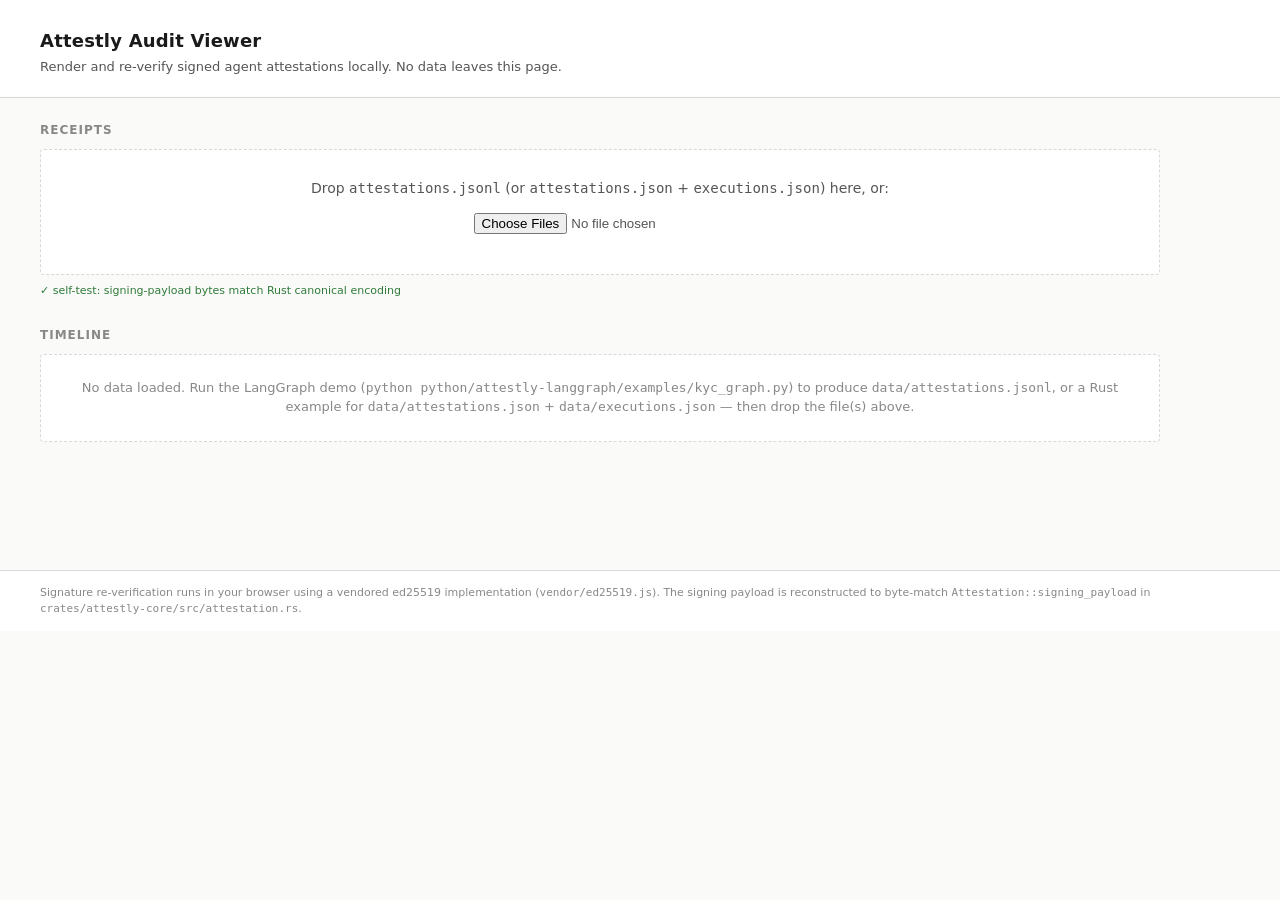
<file: tools/audit-viewer/index.html>
<!DOCTYPE html>
<html lang="en">
<head>
<meta charset="utf-8">
<meta name="viewport" content="width=device-width,initial-scale=1">
<title>Attestly Audit Viewer</title>
<style>
:root {
    --ink: #1a1a1a;
    --ink-muted: #555;
    --ink-faint: #888;
    --rule: #d8d8d8;
    --rule-soft: #ececec;
    --paper: #fafaf8;
    --paper-card: #ffffff;
    --green: #2f7a3a;
    --amber: #b07b00;
    --red: #a02020;
    --grey: #888;
}
* { box-sizing: border-box; }
html, body {
    margin: 0;
    padding: 0;
    background: var(--paper);
    color: var(--ink);
    font-family: -apple-system, BlinkMacSystemFont, "Segoe UI", system-ui,
        "Helvetica Neue", Arial, sans-serif;
    font-size: 14px;
    line-height: 1.45;
}
header {
    border-bottom: 1px solid var(--rule);
    padding: 28px 40px 20px 40px;
    background: var(--paper-card);
}
header h1 {
    margin: 0 0 4px 0;
    font-size: 18px;
    font-weight: 600;
    letter-spacing: 0.2px;
}
header p.lede {
    margin: 0;
    color: var(--ink-muted);
    font-size: 13px;
}
main {
    padding: 24px 40px 60px 40px;
    max-width: 1200px;
}
section {
    margin-bottom: 28px;
}
section h2 {
    margin: 0 0 10px 0;
    font-size: 12px;
    text-transform: uppercase;
    letter-spacing: 1px;
    color: var(--ink-faint);
    font-weight: 600;
}
.dropzone {
    border: 1.5px dashed var(--rule);
    background: var(--paper-card);
    border-radius: 4px;
    padding: 28px 24px;
    text-align: center;
    color: var(--ink-muted);
    transition: border-color 120ms ease, background 120ms ease;
}
.dropzone.dragover {
    border-color: var(--ink);
    background: #f4f1ea;
}
.dropzone p {
    margin: 0 0 8px 0;
}
.dropzone input[type=file] {
    margin-top: 6px;
}
.file-summary {
    margin-top: 12px;
    font-size: 12px;
    color: var(--ink-muted);
}
.file-summary span.ok { color: var(--green); }
.file-summary span.warn { color: var(--amber); }

table.timeline {
    width: 100%;
    border-collapse: collapse;
    background: var(--paper-card);
    border: 1px solid var(--rule);
}
table.timeline th, table.timeline td {
    text-align: left;
    padding: 10px 12px;
    border-bottom: 1px solid var(--rule-soft);
    vertical-align: top;
    font-variant-numeric: tabular-nums;
}
table.timeline th {
    font-size: 11px;
    text-transform: uppercase;
    letter-spacing: 0.6px;
    color: var(--ink-faint);
    background: #f4f2ee;
    border-bottom: 1px solid var(--rule);
    font-weight: 600;
}
table.timeline tr.row { cursor: pointer; }
table.timeline tr.row:hover { background: #f7f5f0; }
table.timeline tr.row.expanded { background: #f4f1ea; }
table.timeline td.col-time { white-space: nowrap; color: var(--ink-muted); width: 168px; }
table.timeline td.col-agents { white-space: nowrap; }
table.timeline td.col-input, table.timeline td.col-output { max-width: 240px; overflow: hidden; text-overflow: ellipsis; white-space: nowrap; }
table.timeline td.col-status { white-space: nowrap; width: 130px; }

.badge {
    display: inline-block;
    padding: 2px 8px;
    border-radius: 999px;
    font-size: 11px;
    font-weight: 600;
    letter-spacing: 0.3px;
    border: 1px solid transparent;
}
.badge.green { color: var(--green); border-color: var(--green); background: #ecf5ee; }
.badge.amber { color: var(--amber); border-color: var(--amber); background: #f7f0dc; }
.badge.red   { color: var(--red);   border-color: var(--red);   background: #f6e6e6; }
.badge.grey  { color: var(--grey);  border-color: var(--rule);  background: #f0f0f0; }

tr.detail > td {
    padding: 16px 20px 22px 20px;
    background: #f9f7f1;
    border-bottom: 1px solid var(--rule);
}
.receipt-pair {
    display: grid;
    grid-template-columns: 1fr 1fr;
    gap: 18px;
}
.receipt {
    background: var(--paper-card);
    border: 1px solid var(--rule);
    border-radius: 3px;
    padding: 14px 16px;
}
.receipt h3 {
    margin: 0 0 6px 0;
    font-size: 11px;
    text-transform: uppercase;
    letter-spacing: 0.8px;
    color: var(--ink-faint);
    font-weight: 600;
}
.receipt .agent-line {
    font-size: 13px;
    margin-bottom: 8px;
}
.kv {
    display: grid;
    grid-template-columns: 110px 1fr;
    gap: 4px 12px;
    font-size: 12px;
}
.kv dt {
    color: var(--ink-faint);
    font-weight: 500;
}
.kv dd {
    margin: 0;
    color: var(--ink);
    word-break: break-all;
    font-family: "SF Mono", Menlo, Consolas, "Liberation Mono", monospace;
}
.kv dd.plain { font-family: inherit; }
.verify-line {
    margin-top: 10px;
    font-size: 12px;
    border-top: 1px solid var(--rule-soft);
    padding-top: 8px;
}
.verify-line.ok  { color: var(--green); }
.verify-line.bad { color: var(--red); font-weight: 600; }
.verify-line.pending { color: var(--ink-faint); }
.identity-line {
    margin-top: 6px;
    font-size: 11px;
    color: var(--ink-faint);
}
.identity-line.recurring { color: var(--ink-muted); }

.empty {
    color: var(--ink-faint);
    background: var(--paper-card);
    border: 1px dashed var(--rule);
    border-radius: 4px;
    padding: 24px;
    text-align: center;
    font-size: 13px;
}
footer {
    color: var(--ink-faint);
    font-size: 11px;
    border-top: 1px solid var(--rule);
    padding: 14px 40px;
    background: var(--paper-card);
    margin-top: 40px;
}
.test-status {
    font-size: 11px;
    color: var(--ink-faint);
    margin-top: 8px;
}
.test-status.ok { color: var(--green); }
.test-status.bad { color: var(--red); font-weight: 600; }
.bad-line {
    background: #fbeaea;
    border: 1px solid var(--red);
    color: var(--red);
    padding: 8px 12px;
    border-radius: 3px;
    font-size: 12px;
    margin-top: 8px;
}
</style>
</head>
<body>
<header>
    <h1>Attestly Audit Viewer</h1>
    <p class="lede">Render and re-verify signed agent attestations locally. No data leaves this page.</p>
</header>

<main>
    <section>
        <h2>Receipts</h2>
        <div id="dropzone" class="dropzone">
            <p>Drop <code>attestations.jsonl</code> (or <code>attestations.json</code> + <code>executions.json</code>) here, or:</p>
            <input id="filepicker" type="file" multiple accept=".json,.jsonl,application/json">
            <div id="file-summary" class="file-summary"></div>
        </div>
        <div id="parity-status" class="test-status">Self-test pending&hellip;</div>
    </section>

    <section>
        <h2>Timeline</h2>
        <div id="timeline-host"></div>
    </section>
</main>

<footer>
    Signature re-verification runs in your browser using a vendored ed25519
    implementation (<code>vendor/ed25519.js</code>). The signing payload is
    reconstructed to byte-match <code>Attestation::signing_payload</code> in
    <code>crates/attestly-core/src/attestation.rs</code>.
</footer>

<script src="vendor/ed25519.js"></script>
<script src="signing-payload.js"></script>
<script>
"use strict";

// ---------- model ----------------------------------------------------------

const state = {
    attestations: new Map(),     // id -> attestation
    executions: [],              // TaskExecutionRecord[]
    fileNames: { att: null, exec: null },
    expanded: new Set(),         // task_id strings (or "orphan-<id>")
};

const signingPayloadBytes = signingPayload.signingPayloadBytes;

// ---------- file ingestion -------------------------------------------------

function classifyJsonlLine(obj) {
    if (obj && typeof obj === "object") {
        if ("agent_pubkey" in obj && "signature" in obj) return "attestation";
        if ("task_id" in obj && "task_input" in obj) return "execution";
    }
    return null;
}

async function ingestFile(file) {
    const text = await file.text();
    const lines = text.split(/\r?\n/).filter((l) => l.trim().length > 0);
    let kind = null;
    let attCount = 0;
    let execCount = 0;
    let parseErrs = 0;
    for (const line of lines) {
        let obj;
        try { obj = JSON.parse(line); }
        catch (_) { parseErrs++; continue; }
        const k = classifyJsonlLine(obj);
        if (k === "attestation") {
            state.attestations.set(obj.id, obj);
            attCount++;
            kind = kind || "att";
        } else if (k === "execution") {
            state.executions.push(obj);
            execCount++;
            kind = kind || "exec";
        } else {
            parseErrs++;
        }
    }
    if (kind === "att") state.fileNames.att = file.name;
    if (kind === "exec") state.fileNames.exec = file.name;
    return { name: file.name, attCount, execCount, parseErrs, kind };
}

// ---------- formatting helpers ---------------------------------------------

function truncMid(s, head = 8, tail = 8) {
    if (!s) return "";
    if (s.length <= head + tail + 1) return s;
    return s.slice(0, head) + "…" + s.slice(-tail);
}

function truncEnd(s, n) {
    if (!s) return "";
    return s.length > n ? s.slice(0, n - 1) + "…" : s;
}

function fmtTimestamp(epochSeconds) {
    if (typeof epochSeconds !== "number") return "";
    try {
        const d = new Date(epochSeconds * 1000);
        // ISO local-ish: yyyy-mm-dd HH:MM:SSZ — readable, sortable.
        return d.toISOString().replace("T", " ").replace(".000Z", " UTC");
    } catch (_) { return String(epochSeconds); }
}

function statusToBadge(executionStatus, workerAtt, verifierAtt) {
    // Crypto check first: any constituent attestation with a known-bad
    // signature flips the row red regardless of execution status. The
    // verification cache is only populated after eagerVerifyAll() runs;
    // until then we fall through to the execution-status-derived badge.
    for (const att of [workerAtt, verifierAtt]) {
        if (att && verificationCache.get(att.id) === false) {
            return { cls: "red", label: "🔴 Signature invalid" };
        }
    }
    if (executionStatus && typeof executionStatus === "object") {
        if ("Failed" in executionStatus) {
            return { cls: "red", label: "🔴 Failed", detail: executionStatus.Failed };
        }
        if ("Complete" in executionStatus) {
            const c = executionStatus.Complete;
            if (c.attestation_valid && c.answer_correct) {
                return { cls: "green", label: "🟢 Verified" };
            }
            return {
                cls: "amber",
                label: "🟡 Verified (disputed)",
                detail: c,
            };
        }
    }
    if (typeof executionStatus === "string") {
        // Pending / WorkerRunning / etc. — surface as grey.
        return { cls: "grey", label: "⚪ " + executionStatus };
    }
    return { cls: "grey", label: "⚪ Unknown" };
}

function attestationStatusSummary(status) {
    if (status === "Completed") return "Completed";
    if (status && typeof status === "object") {
        if ("Failed" in status) return "Failed: " + status.Failed;
        if ("Verified" in status) {
            const v = status.Verified;
            return (
                "Verified — attestation_valid=" +
                v.attestation_valid +
                ", answer_correct=" +
                v.answer_correct
            );
        }
    }
    return JSON.stringify(status);
}

// ---------- timeline rendering ---------------------------------------------

function render() {
    renderFileSummary();
    renderTimeline();
}

function renderFileSummary() {
    const host = document.getElementById("file-summary");
    const parts = [];
    if (state.fileNames.att) {
        parts.push(
            `<span class="ok">${escapeHtml(state.fileNames.att)}</span>: ${state.attestations.size} attestation${state.attestations.size === 1 ? "" : "s"}`,
        );
    }
    if (state.fileNames.exec) {
        parts.push(
            `<span class="ok">${escapeHtml(state.fileNames.exec)}</span>: ${state.executions.length} execution${state.executions.length === 1 ? "" : "s"}`,
        );
    }
    if (parts.length === 0) {
        host.textContent = "";
    } else {
        host.innerHTML = "Loaded — " + parts.join(" · ");
    }
}

function escapeHtml(s) {
    return String(s)
        .replaceAll("&", "&amp;")
        .replaceAll("<", "&lt;")
        .replaceAll(">", "&gt;")
        .replaceAll('"', "&quot;")
        .replaceAll("'", "&#39;");
}

// Per-pubkey occurrence index: for every attestation id, how many other
// attestations with the *same* agent_pubkey precede it in the currently
// loaded view (ordered by timestamp ascending, with id as tiebreaker).
// Recomputed on every render so it reflects whatever the user has loaded.
// Persistence-free — the viewer never remembers identities across page
// loads.
const previousByPubkey = new Map(); // attestation id -> integer

function rebuildIdentityIndex() {
    previousByPubkey.clear();
    const seenSoFar = new Map(); // pubkey -> running count
    const ordered = Array.from(state.attestations.values()).sort((a, b) => {
        const t = (a.timestamp || 0) - (b.timestamp || 0);
        return t !== 0 ? t : String(a.id).localeCompare(String(b.id));
    });
    for (const att of ordered) {
        const pk = att.agent_pubkey || "";
        const prior = seenSoFar.get(pk) || 0;
        previousByPubkey.set(att.id, prior);
        seenSoFar.set(pk, prior + 1);
    }
}

function renderTimeline() {
    const host = document.getElementById("timeline-host");
    if (state.executions.length === 0 && state.attestations.size === 0) {
        host.innerHTML =
            '<div class="empty">No data loaded. Run the LangGraph demo (<code>python python/attestly-langgraph/examples/kyc_graph.py</code>) to produce <code>data/attestations.jsonl</code>, or a Rust example for <code>data/attestations.json</code> + <code>data/executions.json</code> — then drop the file(s) above.</div>';
        return;
    }
    rebuildIdentityIndex();

    const referencedAttestationIds = new Set();
    for (const exec of state.executions) {
        if (exec.worker_attestation_id) referencedAttestationIds.add(exec.worker_attestation_id);
        if (exec.verifier_attestation_id) referencedAttestationIds.add(exec.verifier_attestation_id);
    }
    const unreferenced = [];
    for (const att of state.attestations.values()) {
        if (!referencedAttestationIds.has(att.id)) unreferenced.push(att);
    }

    // Attestations produced by the attestly-langgraph SDK carry their semantics
    // in the `output` JSON (`node_name`, plus `references`/`answer_correct`
    // on verifier receipts) rather than in a separate executions.json. Pair
    // them into node rows; anything left over is a genuine orphan.
    const { nodeRows, orphans } = buildSdkNodeRows(unreferenced);

    // Sort executions by started_at ascending, node rows + orphans by timestamp.
    const execs = state.executions
        .slice()
        .sort((a, b) => (a.started_at || 0) - (b.started_at || 0));
    nodeRows.sort((a, b) => (a.timestamp || 0) - (b.timestamp || 0));
    orphans.sort((a, b) => (a.timestamp || 0) - (b.timestamp || 0));

    let html =
        '<table class="timeline"><thead><tr>' +
        "<th>Time</th>" +
        "<th>Agents (worker → verifier)</th>" +
        "<th>Task</th>" +
        "<th>Decision</th>" +
        "<th>Status</th>" +
        "</tr></thead><tbody>";

    for (const exec of execs) {
        html += renderExecutionRow(exec);
    }
    for (const node of nodeRows) {
        html += renderSdkNodeRow(node);
    }
    for (const att of orphans) {
        html += renderOrphanRow(att);
    }
    html += "</tbody></table>";
    host.innerHTML = html;

    // Schedule per-attestation re-verification for visible expanded rows.
    for (const key of state.expanded) {
        scheduleVerify(key);
    }
}

function renderExecutionRow(exec) {
    const workerAtt = exec.worker_attestation_id
        ? state.attestations.get(exec.worker_attestation_id) || null
        : null;
    const verifierAtt = exec.verifier_attestation_id
        ? state.attestations.get(exec.verifier_attestation_id) || null
        : null;
    const badge = statusToBadge(exec.status, workerAtt, verifierAtt);
    const key = "exec-" + exec.task_id;
    const expanded = state.expanded.has(key);

    const agents =
        (workerAtt ? escapeHtml(workerAtt.agent_id) : "—") +
        " → " +
        (verifierAtt ? escapeHtml(verifierAtt.agent_id) : "—");

    const decision = workerAtt
        ? escapeHtml(truncEnd(workerAtt.output, 36))
        : "<em style='color:var(--ink-faint)'>(no worker output)</em>";

    let row =
        `<tr class="row${expanded ? " expanded" : ""}" data-key="${escapeHtml(key)}">` +
        `<td class="col-time">${escapeHtml(fmtTimestamp(exec.started_at))}</td>` +
        `<td class="col-agents">${agents}</td>` +
        `<td class="col-input">${escapeHtml(truncEnd(exec.task_input || "", 32))}</td>` +
        `<td class="col-output">${decision}</td>` +
        `<td class="col-status"><span class="badge ${badge.cls}">${escapeHtml(badge.label)}</span></td>` +
        "</tr>";

    if (expanded) {
        row +=
            '<tr class="detail"><td colspan="5">' +
            renderDetailPair(workerAtt, verifierAtt, exec) +
            "</td></tr>";
    }
    return row;
}

// Parse an attestation's `output` field as an attestly-langgraph SDK payload.
// Returns the parsed object if it looks like one (`node_name` present), else
// null — Rust-demo attestations carry plain strings here and fall through.
function sdkPayload(att) {
    if (!att || typeof att.output !== "string") return null;
    let obj;
    try { obj = JSON.parse(att.output); }
    catch (_) { return null; }
    if (obj && typeof obj === "object" && typeof obj.node_name === "string") {
        return obj;
    }
    return null;
}

// Pair attestly-langgraph SDK attestations into worker→verifier node rows. A
// verifier receipt points at its worker via `references`. Whatever cannot be
// paired or is not an SDK attestation is returned in `orphans` unchanged.
function buildSdkNodeRows(unreferenced) {
    const workers = [];
    const verifiersByRef = new Map();
    const orphans = [];

    for (const att of unreferenced) {
        const p = sdkPayload(att);
        if (!p) { orphans.push(att); continue; }
        if (p.references) {
            verifiersByRef.set(p.references, { att, payload: p });
        } else {
            workers.push({ att, payload: p });
        }
    }

    const nodeRows = [];
    const claimedVerifiers = new Set();
    for (const w of workers) {
        const v = verifiersByRef.get(w.att.id) || null;
        if (v) claimedVerifiers.add(w.att.id);
        nodeRows.push({
            workerAtt: w.att,
            workerPayload: w.payload,
            verifierAtt: v ? v.att : null,
            verifierPayload: v ? v.payload : null,
            timestamp: w.att.timestamp || 0,
        });
    }
    // A verifier whose worker is missing is itself an orphan.
    for (const [ref, v] of verifiersByRef) {
        if (!claimedVerifiers.has(ref)) orphans.push(v.att);
    }
    return { nodeRows, orphans };
}

function sdkNodeBadge(node) {
    for (const att of [node.workerAtt, node.verifierAtt]) {
        if (att && verificationCache.get(att.id) === false) {
            return { cls: "red", label: "🔴 Signature invalid" };
        }
    }
    if (!node.verifierAtt) {
        // Single-agent attestation — a valid, common path, not an error.
        return { cls: "grey", label: "⚪ Attested" };
    }
    const v = node.verifierPayload;
    if (v.attestation_valid && v.answer_correct) {
        return { cls: "green", label: "🟢 Verified" };
    }
    return { cls: "amber", label: "🟡 Verified (disputed)" };
}

function renderSdkNodeRow(node) {
    const key = "node-" + node.workerAtt.id;
    const expanded = state.expanded.has(key);
    const badge = sdkNodeBadge(node);

    const agents =
        escapeHtml(node.workerAtt.agent_id) +
        " → " +
        (node.verifierAtt ? escapeHtml(node.verifierAtt.agent_id) : "—");

    let row =
        `<tr class="row${expanded ? " expanded" : ""}" data-key="${escapeHtml(key)}">` +
        `<td class="col-time">${escapeHtml(fmtTimestamp(node.workerAtt.timestamp))}</td>` +
        `<td class="col-agents">${agents}</td>` +
        `<td class="col-input">${escapeHtml(node.workerPayload.node_name)}</td>` +
        `<td class="col-output">${escapeHtml(truncMid(node.workerPayload.output_hash, 8, 8))}</td>` +
        `<td class="col-status"><span class="badge ${badge.cls}">${escapeHtml(badge.label)}</span></td>` +
        "</tr>";
    if (expanded) {
        row +=
            '<tr class="detail"><td colspan="5">' +
            renderDetailPair(node.workerAtt, node.verifierAtt, null) +
            "</td></tr>";
    }
    return row;
}

function renderOrphanRow(att) {
    const key = "orphan-" + att.id;
    const expanded = state.expanded.has(key);
    const badge = { cls: "grey", label: "⚪ Orphan" };
    let row =
        `<tr class="row${expanded ? " expanded" : ""}" data-key="${escapeHtml(key)}">` +
        `<td class="col-time">${escapeHtml(fmtTimestamp(att.timestamp))}</td>` +
        `<td class="col-agents">${escapeHtml(att.agent_id)}</td>` +
        `<td class="col-input"><em style='color:var(--ink-faint)'>(no execution row)</em></td>` +
        `<td class="col-output">${escapeHtml(truncEnd(att.output || "", 36))}</td>` +
        `<td class="col-status"><span class="badge ${badge.cls}">${escapeHtml(badge.label)}</span></td>` +
        "</tr>";
    if (expanded) {
        row +=
            '<tr class="detail"><td colspan="5">' +
            renderDetailPair(att, null, null) +
            "</td></tr>";
    }
    return row;
}

function renderDetailPair(workerAtt, verifierAtt, exec) {
    let html = '<div class="receipt-pair">';
    html += renderReceipt("Worker receipt", workerAtt, exec);
    if (verifierAtt) {
        html += renderReceipt("Verifier receipt", verifierAtt, exec);
    } else if (exec) {
        html +=
            '<div class="receipt"><h3>Verifier receipt</h3>' +
            '<div class="agent-line" style="color:var(--ink-faint)">No verifier attestation for this execution.</div>' +
            "</div>";
    }
    html += "</div>";
    return html;
}

function renderReceipt(title, att, exec) {
    if (!att) {
        return (
            '<div class="receipt"><h3>' +
            escapeHtml(title) +
            "</h3>" +
            '<div class="agent-line" style="color:var(--ink-faint)">No attestation present.</div>' +
            "</div>"
        );
    }
    const refStr = att.references ? att.references : "—";
    const identityLine = renderIdentityLine(att);
    return (
        '<div class="receipt" data-att-id="' +
        escapeHtml(att.id) +
        '"><h3>' +
        escapeHtml(title) +
        "</h3>" +
        '<div class="agent-line"><strong>' +
        escapeHtml(att.agent_id) +
        "</strong> &nbsp;·&nbsp; " +
        escapeHtml(fmtTimestamp(att.timestamp)) +
        "</div>" +
        '<dl class="kv">' +
        '<dt>id</dt><dd>' + escapeHtml(att.id) + "</dd>" +
        '<dt>pubkey</dt><dd>' + escapeHtml(truncMid(att.agent_pubkey, 8, 8)) + "</dd>" +
        '<dt>task hash</dt><dd>' + escapeHtml(truncMid(att.task_hash, 8, 8)) + "</dd>" +
        '<dt>output hash</dt><dd>' + escapeHtml(truncMid(att.output_hash, 8, 8)) + "</dd>" +
        '<dt class="plain">status</dt><dd class="plain">' +
        escapeHtml(attestationStatusSummary(att.status)) + "</dd>" +
        '<dt>references</dt><dd>' + escapeHtml(refStr === "—" ? "—" : truncMid(refStr, 8, 8)) + "</dd>" +
        '<dt>signature</dt><dd>' + escapeHtml(truncMid(att.signature, 8, 8)) + "</dd>" +
        "</dl>" +
        identityLine +
        '<div class="verify-line pending" data-verify-for="' +
        escapeHtml(att.id) +
        '">⏳ verifying signature in browser&hellip;</div>' +
        "</div>"
    );
}

// "Same identity as N previous receipts in this view" — surfaces persistent
// agent identities by counting prior attestations sharing this `agent_pubkey`
// in the currently loaded view. First occurrence of a pubkey gets the
// neutral "first occurrence in this view" line so reviewers see the field
// is being tracked. Per the GTM Phase 1 plan, this is per-page-load only —
// no persistence inside the viewer itself.
function renderIdentityLine(att) {
    const prior = previousByPubkey.get(att.id) || 0;
    if (prior === 0) {
        return (
            '<div class="identity-line">' +
            "First occurrence of this agent_pubkey in the current view." +
            "</div>"
        );
    }
    const noun = prior === 1 ? "receipt" : "receipts";
    return (
        '<div class="identity-line recurring">' +
        "Same identity as " +
        prior +
        " previous " +
        noun +
        " in this view." +
        "</div>"
    );
}

// ---------- in-browser signature verification ------------------------------

const verificationCache = new Map(); // attestation id -> boolean

async function verifyAttestation(att) {
    if (verificationCache.has(att.id)) return verificationCache.get(att.id);
    let ok = false;
    try {
        const payload = signingPayloadBytes(att);
        ok = await ed25519.verify(att.signature, payload, att.agent_pubkey);
    } catch (_) {
        ok = false;
    }
    verificationCache.set(att.id, ok);
    return ok;
}

function scheduleVerify(rowKey) {
    // Find every receipt under the expanded row and run verification.
    const rows = document.querySelectorAll(
        'tr.row[data-key="' + cssEscape(rowKey) + '"] + tr.detail',
    );
    rows.forEach((tr) => {
        tr.querySelectorAll(".verify-line[data-verify-for]").forEach(
            async (line) => {
                const id = line.getAttribute("data-verify-for");
                const att = state.attestations.get(id);
                if (!att) {
                    line.className = "verify-line bad";
                    line.textContent = "✗ attestation missing";
                    return;
                }
                const ok = await verifyAttestation(att);
                if (ok) {
                    line.className = "verify-line ok";
                    line.textContent = "✓ signature verified in browser";
                } else {
                    line.className = "verify-line bad";
                    line.textContent =
                        "✗ signature invalid — receipt has been altered or the key does not match";
                }
            },
        );
    });
}

function cssEscape(s) {
    return s.replace(/(["\\])/g, "\\$1");
}

// ---------- interactions ---------------------------------------------------

function onRowClick(ev) {
    let el = ev.target;
    while (el && el.tagName !== "TR") el = el.parentElement;
    if (!el || !el.classList.contains("row")) return;
    const key = el.getAttribute("data-key");
    if (!key) return;
    if (state.expanded.has(key)) state.expanded.delete(key);
    else state.expanded.add(key);
    render();
}

function setupDropzone() {
    const dz = document.getElementById("dropzone");
    const input = document.getElementById("filepicker");
    dz.addEventListener("dragover", (e) => {
        e.preventDefault();
        dz.classList.add("dragover");
    });
    dz.addEventListener("dragleave", () => dz.classList.remove("dragover"));
    dz.addEventListener("drop", async (e) => {
        e.preventDefault();
        dz.classList.remove("dragover");
        const files = Array.from(e.dataTransfer?.files || []);
        await ingestFiles(files);
    });
    input.addEventListener("change", async () => {
        const files = Array.from(input.files || []);
        await ingestFiles(files);
        input.value = "";
    });
    document.getElementById("timeline-host").addEventListener(
        "click",
        onRowClick,
    );
}

async function ingestFiles(files) {
    if (!files || files.length === 0) return;
    // Reset state on every drop so re-loading after a tamper test doesn't
    // accumulate stale data in the verification cache.
    state.attestations.clear();
    state.executions.length = 0;
    state.fileNames = { att: null, exec: null };
    state.expanded.clear();
    verificationCache.clear();
    const summaries = [];
    for (const f of files) {
        try {
            summaries.push(await ingestFile(f));
        } catch (err) {
            summaries.push({ name: f.name, error: String(err) });
        }
    }
    render();
    // Verify every loaded attestation up-front so badges reflect signature
    // validity without waiting for the user to expand each row. We
    // re-render once when verification completes — a single repaint is
    // cheap and avoids flicker for the common case (all valid).
    await eagerVerifyAll();
    render();
}

async function eagerVerifyAll() {
    const tasks = [];
    for (const att of state.attestations.values()) {
        if (!verificationCache.has(att.id)) {
            tasks.push(verifyAttestation(att));
        }
    }
    if (tasks.length > 0) await Promise.all(tasks);
}

// ---------- self-test: byte-parity with Rust signing payload ---------------
//
// Stored sample: a real Attestation produced by `cargo run --example
// dispatcher_flow`, with the exact JSON bytes that `Attestation::
// signing_payload` produces in Rust. Confirms that the `signingPayloadBytes`
// reconstruction in this file is byte-for-byte identical to the Rust
// canonical encoding. If this fails, signature verification cannot be
// trusted and the test status near the dropzone goes red.
const SELF_TEST_ATT = {
    id: "00000000-0000-0000-0000-000000000001",
    agent_id: "test-agent",
    agent_pubkey:
        "0000000000000000000000000000000000000000000000000000000000000000",
    task_hash:
        "1111111111111111111111111111111111111111111111111111111111111111",
    output_hash:
        "2222222222222222222222222222222222222222222222222222222222222222",
    output: "84",
    status: "Completed",
    references: null,
    timestamp: 1700000000,
    signature:
        "00000000000000000000000000000000000000000000000000000000000000000000000000000000000000000000000000000000000000000000000000000000",
};
const SELF_TEST_EXPECTED_PAYLOAD =
    '{"id":"00000000-0000-0000-0000-000000000001",' +
    '"agent_id":"test-agent",' +
    '"agent_pubkey":"0000000000000000000000000000000000000000000000000000000000000000",' +
    '"task_hash":"1111111111111111111111111111111111111111111111111111111111111111",' +
    '"output_hash":"2222222222222222222222222222222222222222222222222222222222222222",' +
    '"output":"84",' +
    '"status":"Completed",' +
    '"references":null,' +
    '"timestamp":1700000000}';

function runSelfTest() {
    const status = document.getElementById("parity-status");
    try {
        const got = new TextDecoder().decode(signingPayloadBytes(SELF_TEST_ATT));
        if (got === SELF_TEST_EXPECTED_PAYLOAD) {
            status.className = "test-status ok";
            status.textContent =
                "✓ self-test: signing-payload bytes match Rust canonical encoding";
            return true;
        }
        status.className = "test-status bad";
        status.textContent =
            "✗ self-test FAILED: signing-payload bytes do not match Rust canonical encoding";
        return false;
    } catch (e) {
        status.className = "test-status bad";
        status.textContent = "✗ self-test threw: " + String(e);
        return false;
    }
}

// ---------- bootstrap ------------------------------------------------------

window.addEventListener("DOMContentLoaded", () => {
    setupDropzone();
    runSelfTest();
    render();
});
</script>
</body>
</html>
</file>
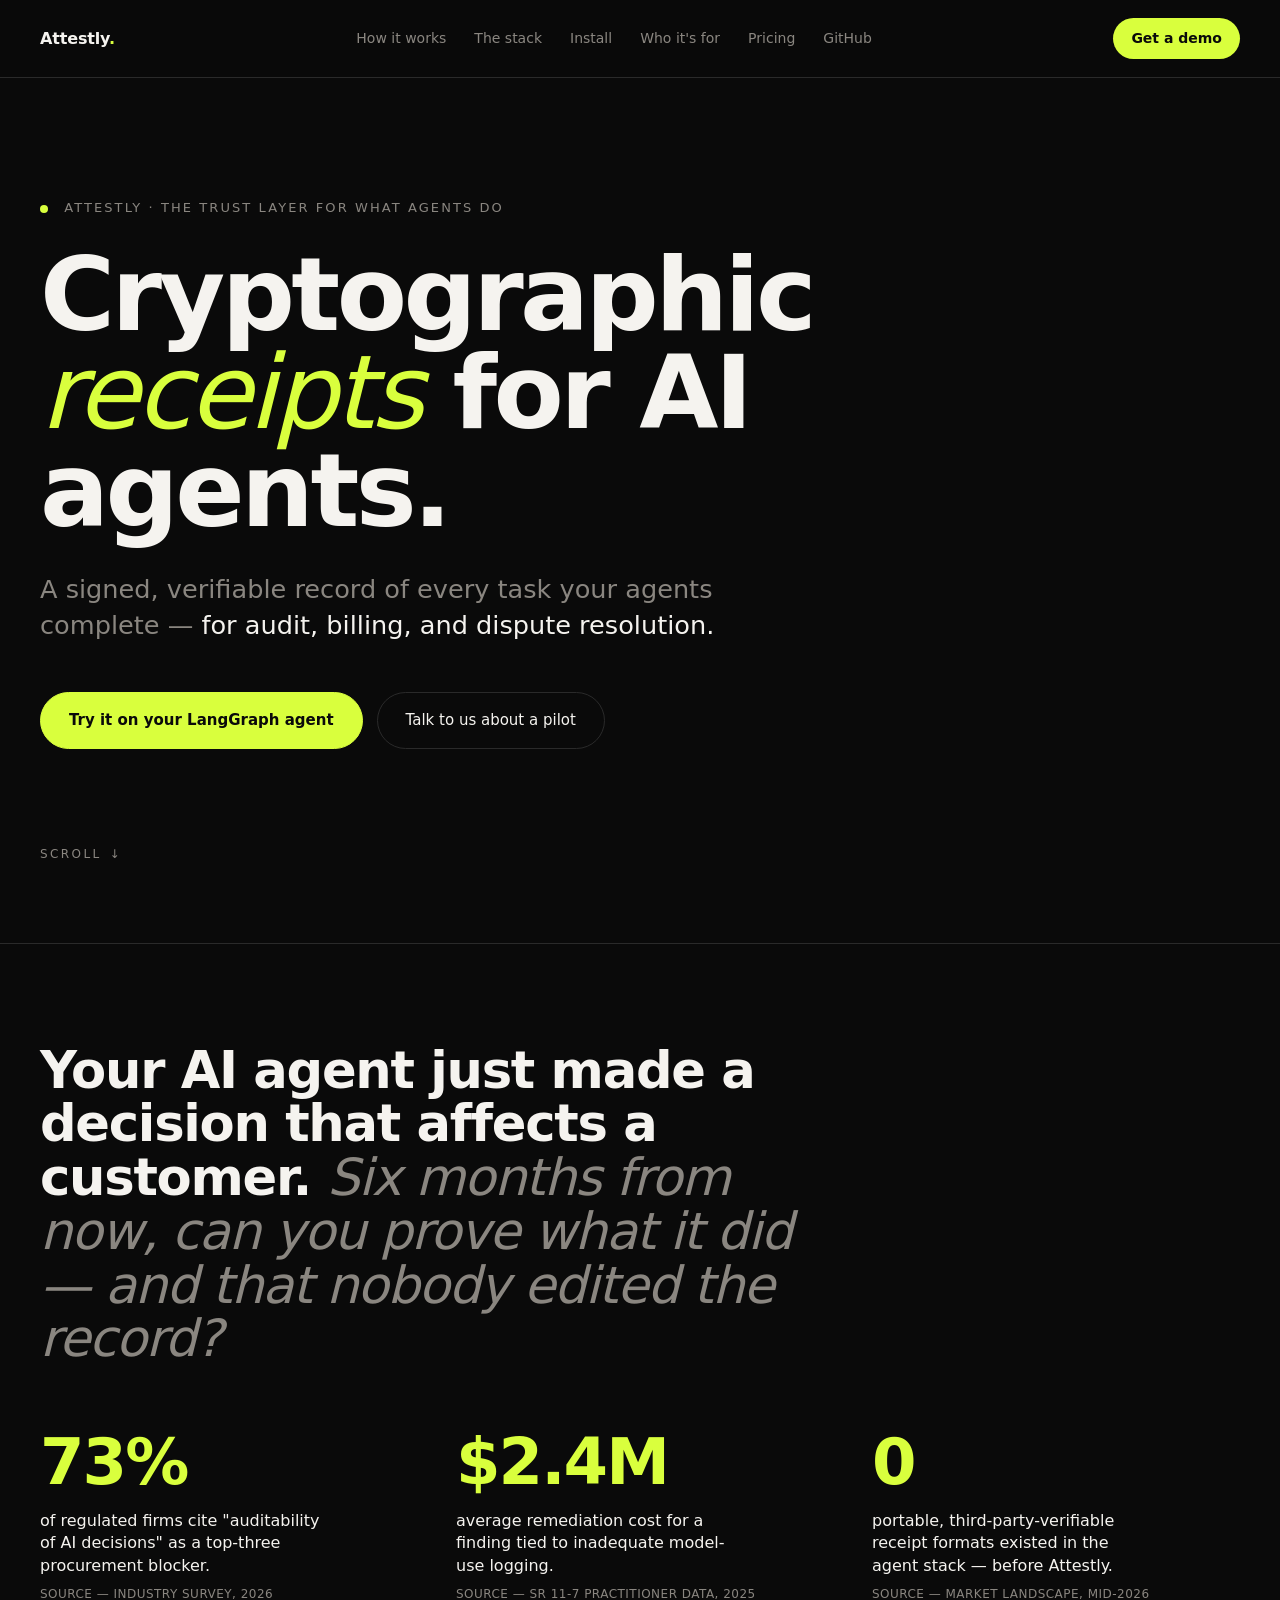
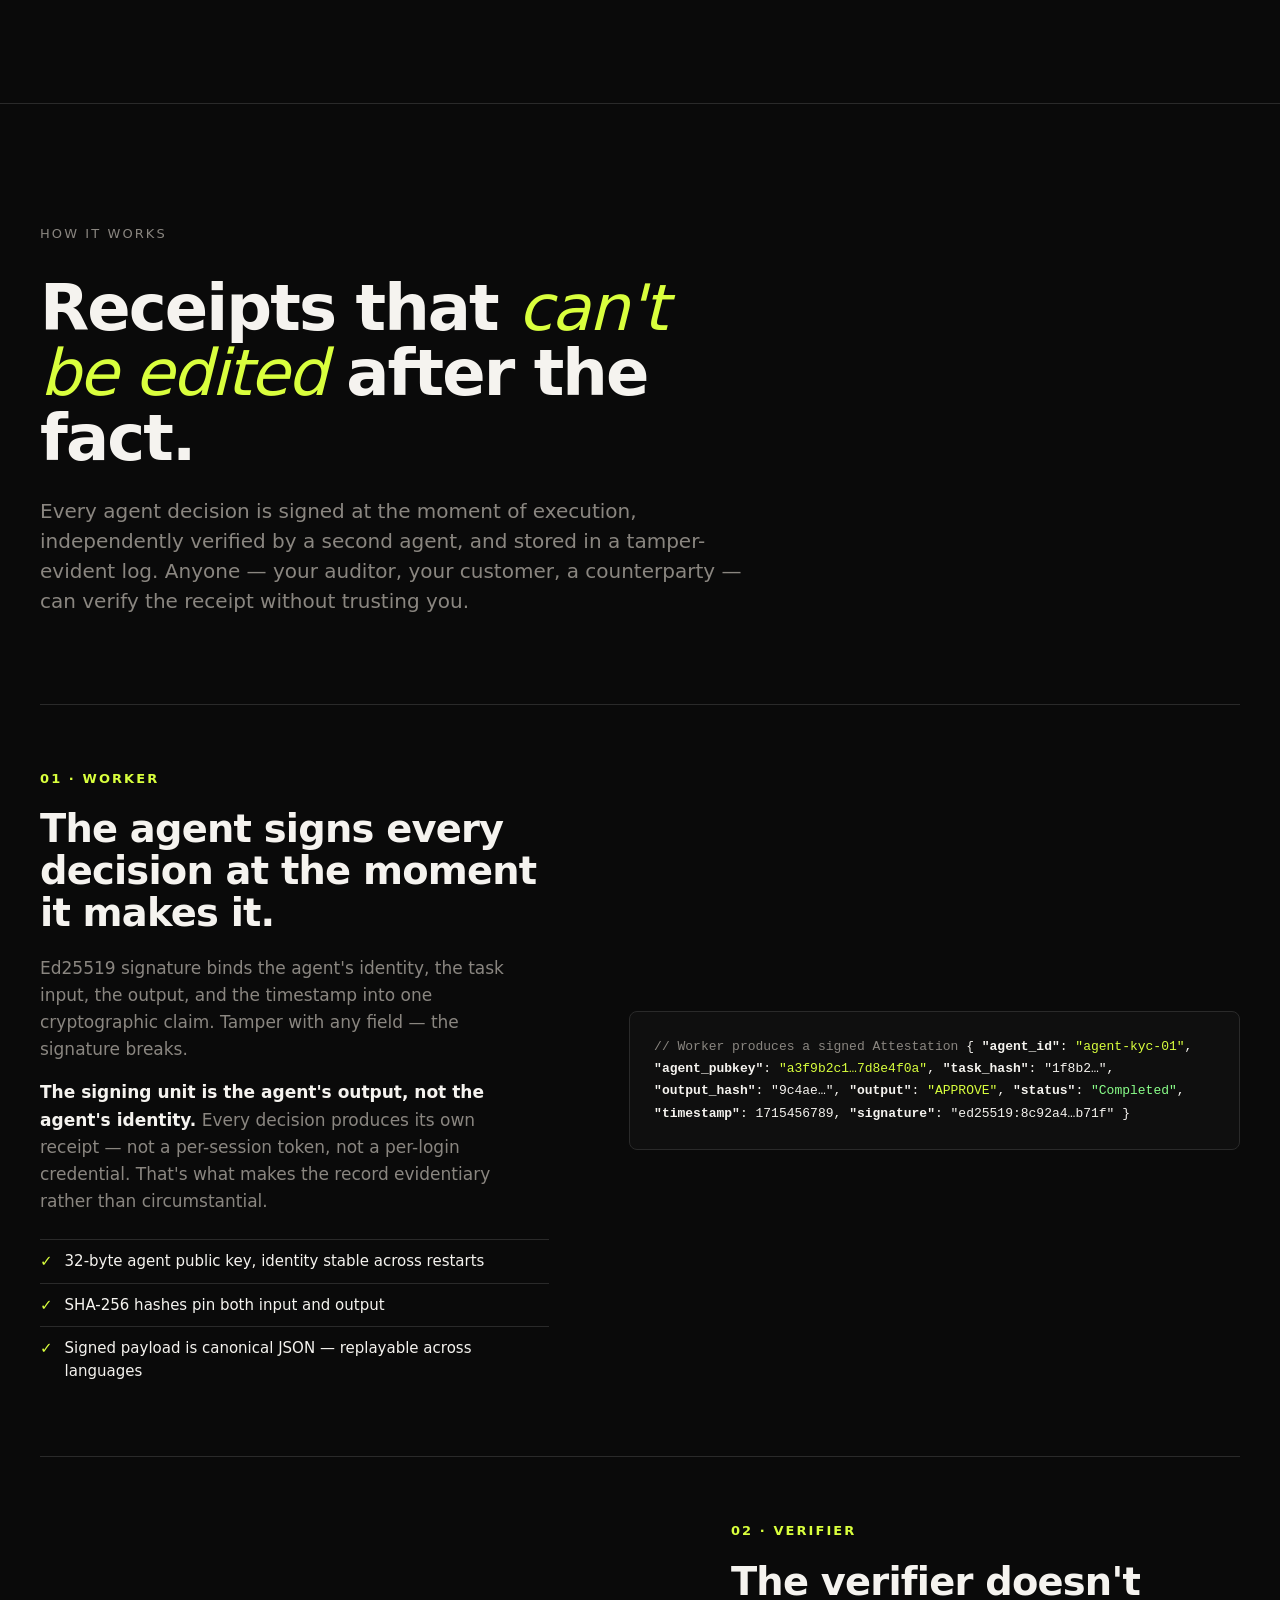
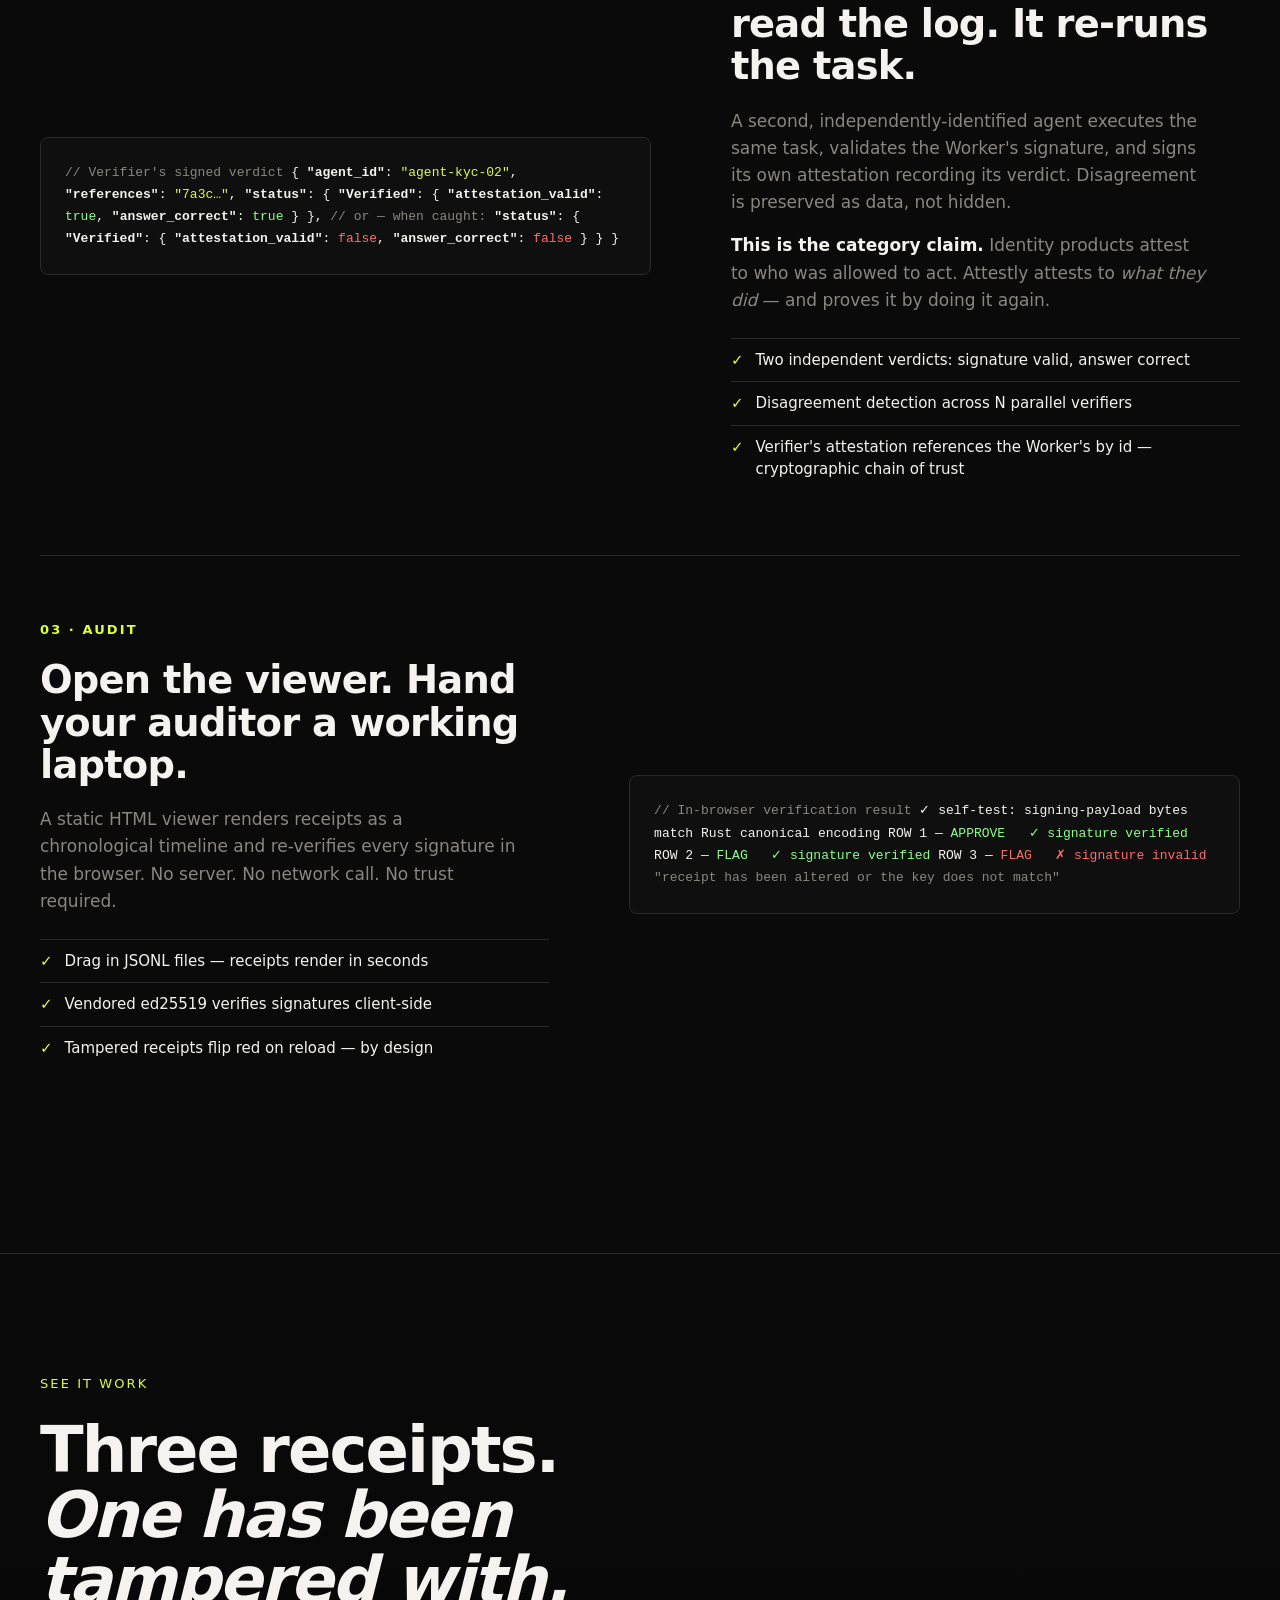
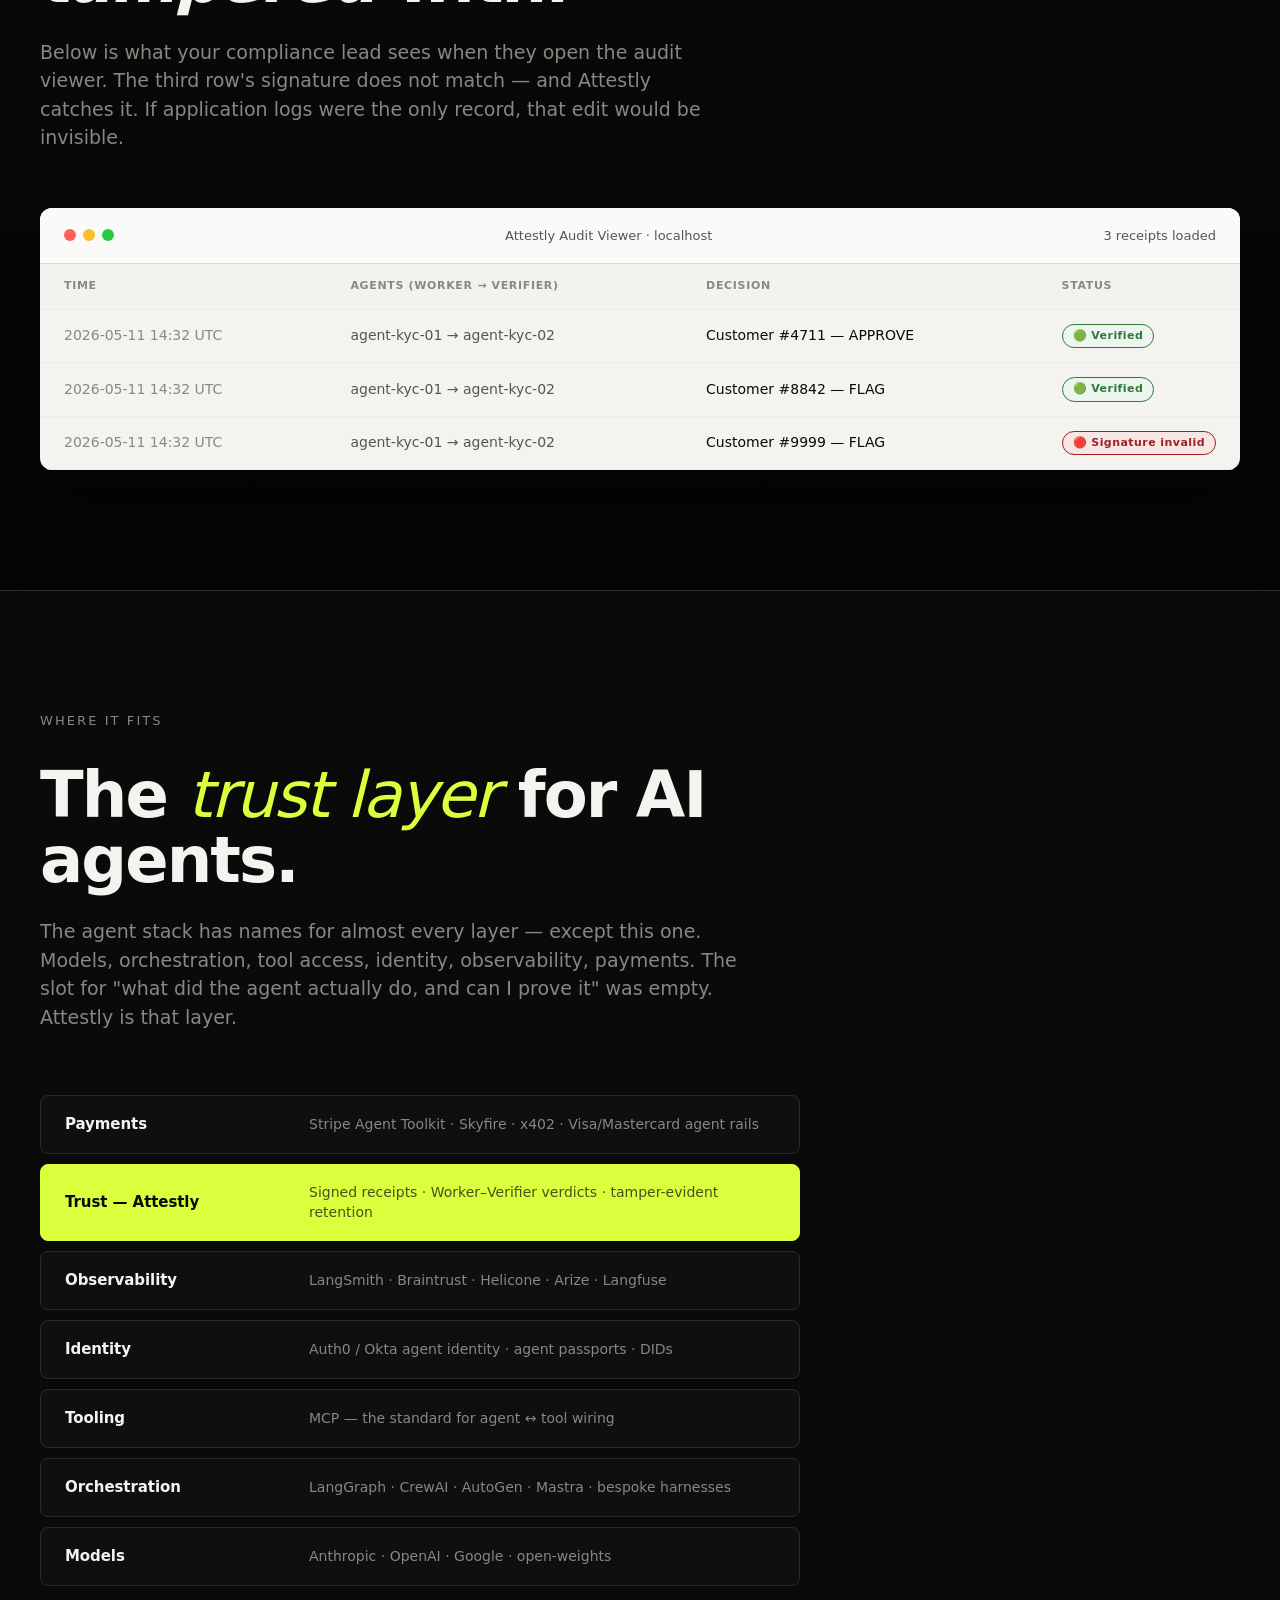
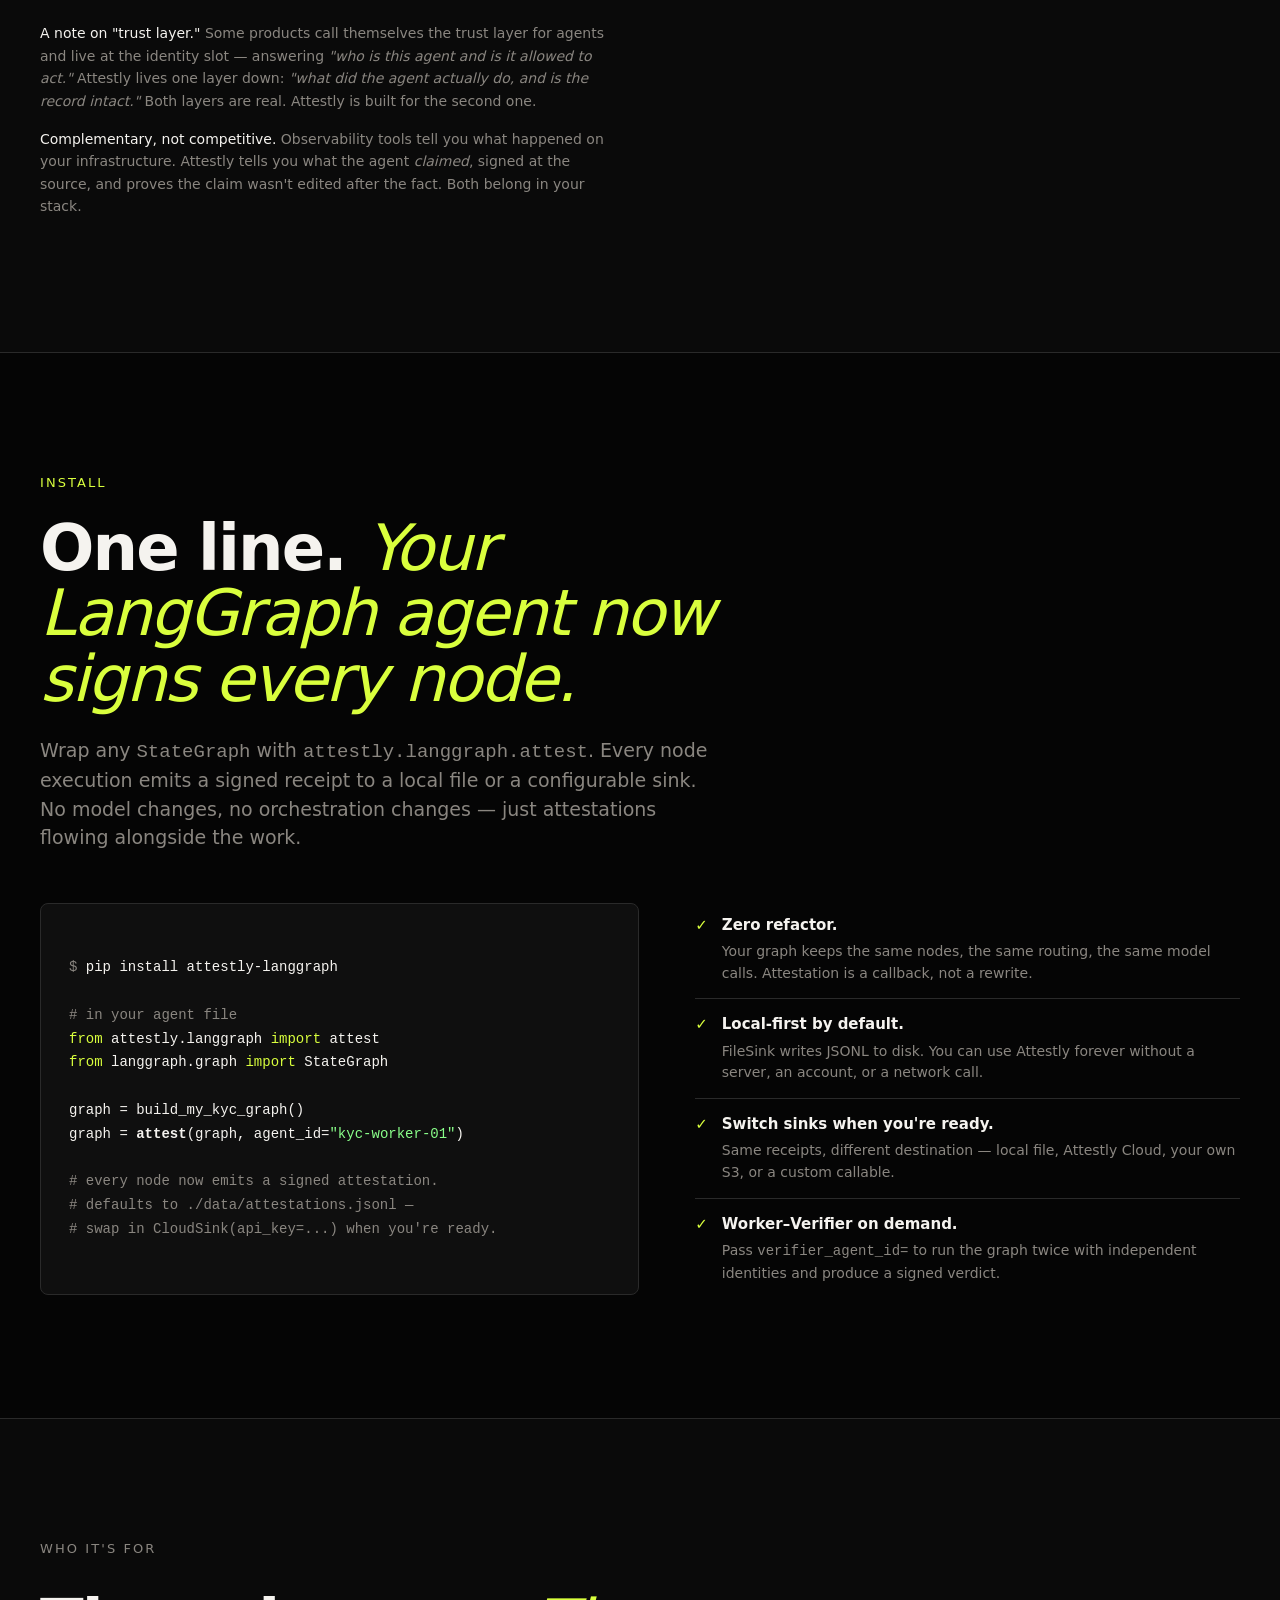
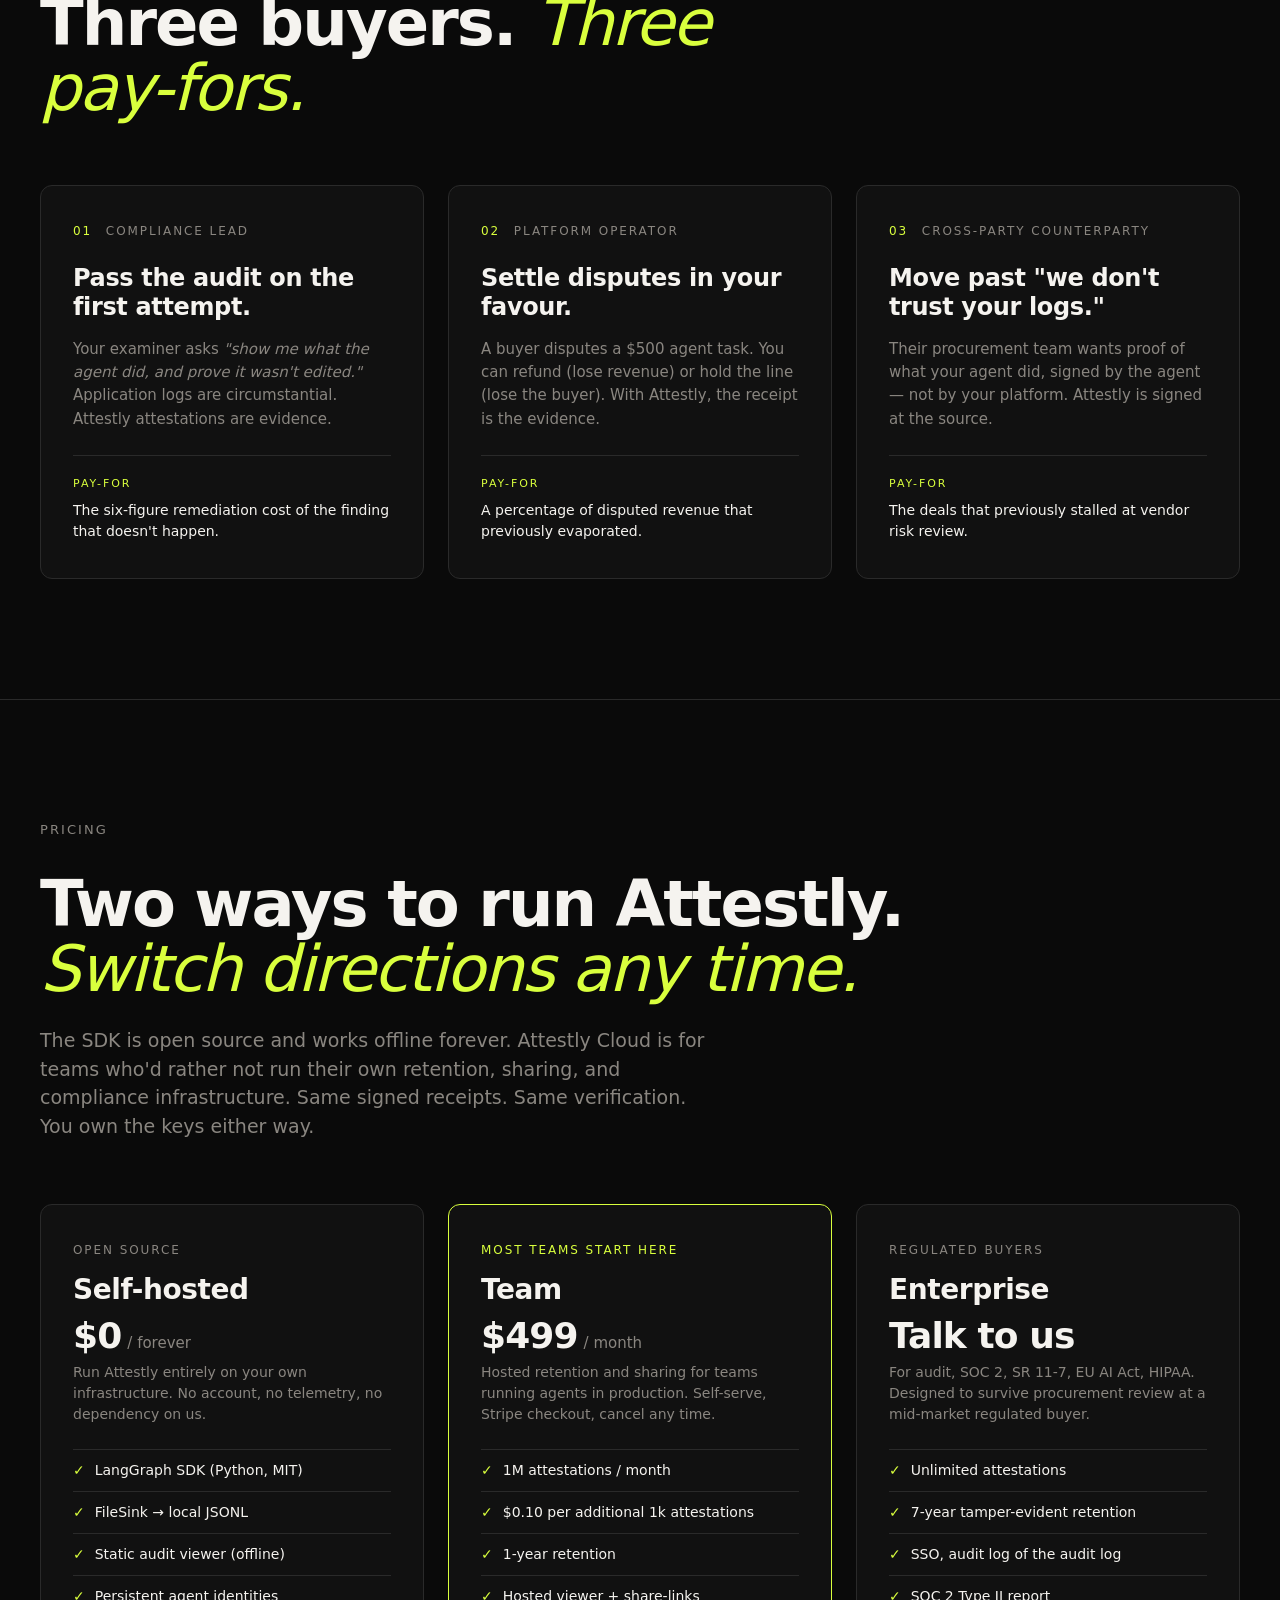
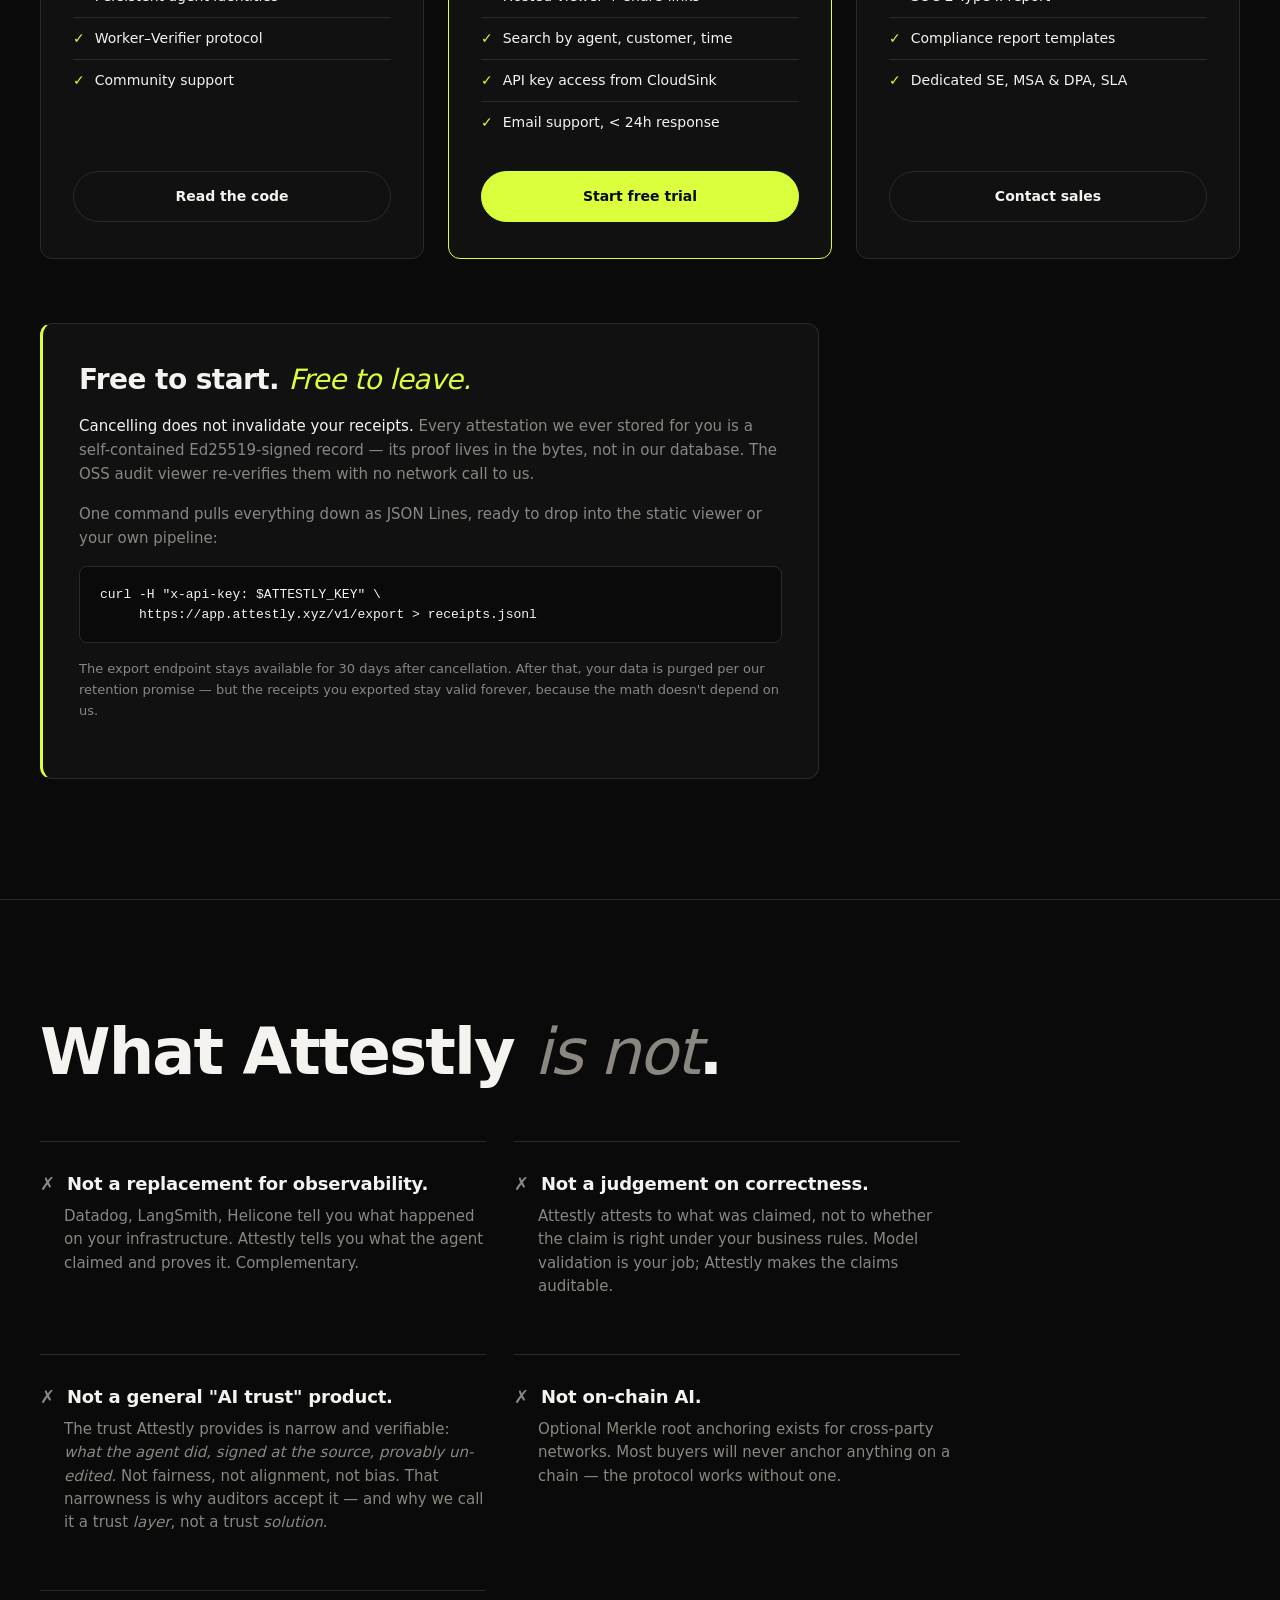
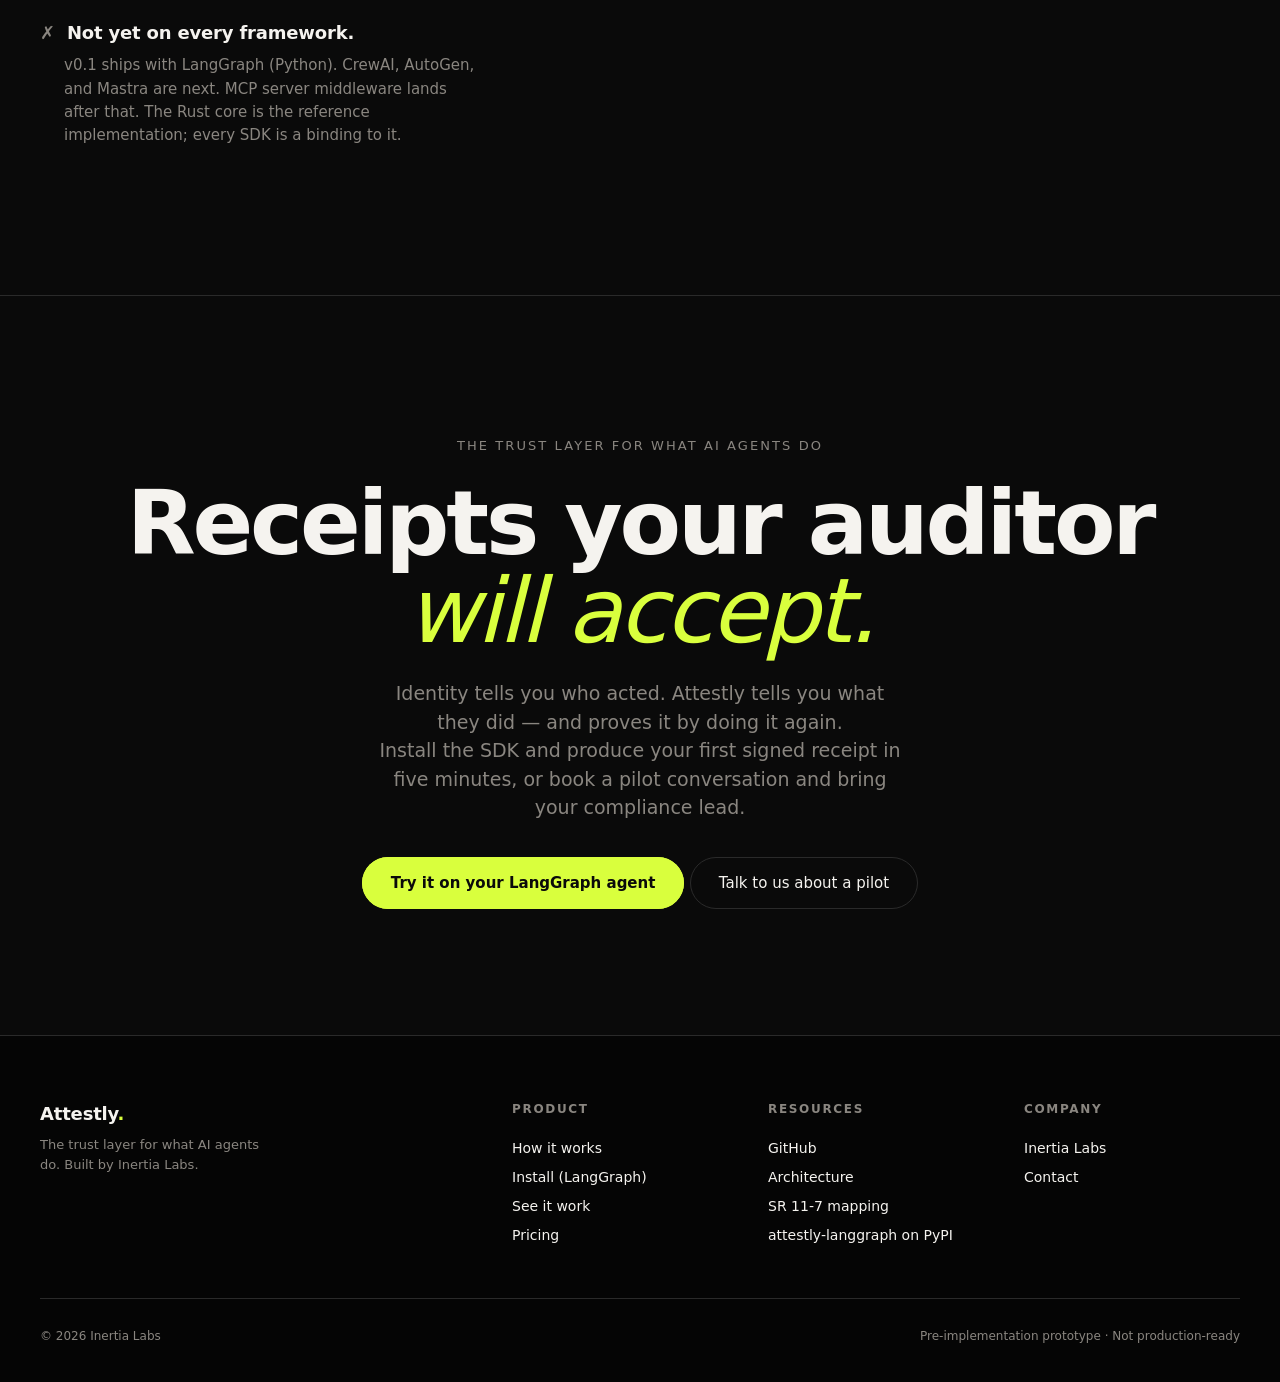
<file: tools/landing-page/index.html>
<!DOCTYPE html>
<html lang="en">
<head>
<meta charset="utf-8">
<meta name="viewport" content="width=device-width,initial-scale=1">
<title>Attestly — The trust layer for what AI agents do</title>
<meta name="description" content="The trust layer for what AI agents do. A signed, verifiable record of every task your agents complete — for audit, billing, and dispute resolution. Identity tells you who acted; Attestly tells you what they did.">
<style>
:root {
    --ink:        #0a0a0a;
    --paper:      #f5f3ef;
    --paper-card: #ffffff;
    --muted:      #8a8680;
    --rule:       #1a1a1a;
    --rule-soft:  #2a2a2a;
    --accent:     #d9ff3d;
    --green:      #8aff8a;
    --red:        #ff6b6b;
    --amber:      #ffd45c;
}

* { box-sizing: border-box; }

html, body {
    margin: 0;
    padding: 0;
    background: var(--ink);
    color: var(--paper);
    font-family: -apple-system, BlinkMacSystemFont, "Inter", "Segoe UI",
        system-ui, "Helvetica Neue", Arial, sans-serif;
    font-size: 17px;
    line-height: 1.5;
    -webkit-font-smoothing: antialiased;
    -moz-osx-font-smoothing: grayscale;
}

::selection { background: var(--accent); color: var(--ink); }

a { color: inherit; text-decoration: none; }
a:hover { opacity: 0.7; }

.container {
    max-width: 1280px;
    margin: 0 auto;
    padding: 0 40px;
}

/* ---------- header ---------- */

header.nav {
    position: sticky;
    top: 0;
    background: rgba(10, 10, 10, 0.92);
    backdrop-filter: blur(12px);
    -webkit-backdrop-filter: blur(12px);
    border-bottom: 1px solid var(--rule-soft);
    z-index: 100;
}
header.nav .container {
    display: flex;
    justify-content: space-between;
    align-items: center;
    padding-top: 18px;
    padding-bottom: 18px;
}
header.nav .brand {
    font-weight: 700;
    font-size: 16px;
    letter-spacing: -0.01em;
}
header.nav .brand .dot { color: var(--accent); }
header.nav nav.links {
    display: flex;
    gap: 28px;
    font-size: 14px;
    color: var(--muted);
}
header.nav nav.links a:hover { color: var(--paper); opacity: 1; }
header.nav .cta-btn {
    background: var(--accent);
    color: var(--ink);
    padding: 10px 18px;
    border-radius: 999px;
    font-weight: 600;
    font-size: 14px;
    transition: transform 120ms ease;
}
header.nav .cta-btn:hover {
    transform: translateY(-1px);
    opacity: 1;
}

/* ---------- hero ---------- */

section.hero {
    padding: 120px 0 80px 0;
    border-bottom: 1px solid var(--rule-soft);
}
section.hero .eyebrow {
    font-size: 13px;
    text-transform: uppercase;
    letter-spacing: 0.16em;
    color: var(--muted);
    margin-bottom: 28px;
}
section.hero .eyebrow .dot {
    display: inline-block;
    width: 8px;
    height: 8px;
    border-radius: 50%;
    background: var(--accent);
    margin-right: 10px;
    vertical-align: middle;
}
section.hero h1 {
    font-size: clamp(56px, 8vw, 112px);
    line-height: 0.96;
    letter-spacing: -0.035em;
    font-weight: 700;
    margin: 0 0 32px 0;
    max-width: 14ch;
}
section.hero h1 em {
    font-style: italic;
    font-weight: 500;
    color: var(--accent);
}
section.hero p.subhead {
    font-size: clamp(20px, 2vw, 26px);
    line-height: 1.4;
    color: var(--muted);
    max-width: 42ch;
    margin: 0 0 48px 0;
}
section.hero p.subhead strong {
    color: var(--paper);
    font-weight: 500;
}
section.hero .hero-ctas {
    display: flex;
    gap: 14px;
    align-items: center;
    flex-wrap: wrap;
}
.btn-primary {
    background: var(--accent);
    color: var(--ink);
    padding: 16px 28px;
    border-radius: 999px;
    font-weight: 600;
    font-size: 15px;
    border: 1px solid var(--accent);
    transition: transform 120ms ease;
    cursor: pointer;
}
.btn-primary:hover { transform: translateY(-1px); opacity: 1; }
.btn-secondary {
    background: transparent;
    color: var(--paper);
    padding: 16px 28px;
    border-radius: 999px;
    font-weight: 500;
    font-size: 15px;
    border: 1px solid var(--rule-soft);
    transition: border-color 120ms ease;
    cursor: pointer;
}
.btn-secondary:hover { border-color: var(--paper); opacity: 1; }

section.hero .scroll-hint {
    margin-top: 96px;
    font-size: 12px;
    letter-spacing: 0.2em;
    text-transform: uppercase;
    color: var(--muted);
}
section.hero .scroll-hint::after {
    content: "↓";
    display: inline-block;
    margin-left: 8px;
    animation: bob 2s ease-in-out infinite;
}
@keyframes bob {
    0%, 100% { transform: translateY(0); }
    50%      { transform: translateY(4px); }
}

/* ---------- problem strip ---------- */

section.problem {
    padding: 100px 0;
    border-bottom: 1px solid var(--rule-soft);
}
section.problem h2 {
    font-size: clamp(36px, 4vw, 56px);
    line-height: 1.05;
    letter-spacing: -0.025em;
    font-weight: 700;
    margin: 0 0 64px 0;
    max-width: 22ch;
}
section.problem h2 em {
    font-style: italic;
    color: var(--muted);
    font-weight: 500;
}
.stat-grid {
    display: grid;
    grid-template-columns: repeat(3, 1fr);
    gap: 48px;
}
.stat .stat-number {
    font-size: clamp(40px, 5vw, 64px);
    font-weight: 700;
    line-height: 1;
    letter-spacing: -0.03em;
    margin-bottom: 16px;
    color: var(--accent);
}
.stat .stat-label {
    font-size: 16px;
    color: var(--paper);
    line-height: 1.4;
    max-width: 28ch;
    margin-bottom: 8px;
}
.stat .stat-source {
    font-size: 12px;
    color: var(--muted);
    letter-spacing: 0.04em;
}

/* ---------- solution / features ---------- */

section.solution {
    padding: 120px 0;
    border-bottom: 1px solid var(--rule-soft);
}
section.solution .eyebrow {
    font-size: 13px;
    text-transform: uppercase;
    letter-spacing: 0.16em;
    color: var(--muted);
    margin-bottom: 32px;
}
section.solution h2 {
    font-size: clamp(40px, 5vw, 72px);
    line-height: 1.02;
    letter-spacing: -0.03em;
    font-weight: 700;
    margin: 0 0 24px 0;
    max-width: 16ch;
}
section.solution h2 em {
    font-style: italic;
    font-weight: 500;
    color: var(--accent);
}
section.solution p.lead {
    font-size: 20px;
    color: var(--muted);
    max-width: 56ch;
    margin: 0 0 88px 0;
    line-height: 1.5;
}

.feature {
    display: grid;
    grid-template-columns: 1fr 1.2fr;
    gap: 80px;
    align-items: center;
    padding: 64px 0;
    border-top: 1px solid var(--rule-soft);
}
.feature:first-of-type { border-top: 0; padding-top: 32px; }
.feature .feature-num {
    font-size: 13px;
    letter-spacing: 0.16em;
    color: var(--accent);
    margin-bottom: 20px;
    font-weight: 600;
}
.feature h3 {
    font-size: clamp(28px, 3vw, 40px);
    line-height: 1.1;
    letter-spacing: -0.02em;
    margin: 0 0 20px 0;
    font-weight: 700;
}
.feature p {
    color: var(--muted);
    font-size: 17px;
    line-height: 1.6;
    margin: 0 0 16px 0;
    max-width: 44ch;
}
.feature p strong { color: var(--paper); font-weight: 600; }
.feature ul {
    list-style: none;
    padding: 0;
    margin: 24px 0 0 0;
    color: var(--paper);
}
.feature ul li {
    padding: 10px 0;
    border-top: 1px solid var(--rule-soft);
    font-size: 15px;
    display: flex;
    align-items: flex-start;
    gap: 12px;
}
.feature ul li::before {
    content: "✓";
    color: var(--accent);
    font-weight: 700;
    flex-shrink: 0;
}
.feature .feature-visual {
    background: #0f0f0f;
    border: 1px solid var(--rule-soft);
    border-radius: 8px;
    padding: 24px;
    font-family: "SF Mono", Menlo, Consolas, monospace;
    font-size: 13px;
    line-height: 1.7;
    overflow-x: auto;
    color: var(--paper);
}
.feature .feature-visual .comment { color: var(--muted); }
.feature .feature-visual .ok { color: var(--green); }
.feature .feature-visual .bad { color: var(--red); }
.feature .feature-visual .accent { color: var(--accent); }
.feature .feature-visual .strong { color: var(--paper); font-weight: 600; }

.feature.reverse {
    grid-template-columns: 1.2fr 1fr;
}
.feature.reverse .feature-visual { order: -1; }

/* ---------- demo embed ---------- */

section.demo {
    padding: 120px 0;
    border-bottom: 1px solid var(--rule-soft);
    background: linear-gradient(180deg, #0a0a0a 0%, #050505 100%);
}
section.demo .eyebrow {
    font-size: 13px;
    text-transform: uppercase;
    letter-spacing: 0.16em;
    color: var(--accent);
    margin-bottom: 24px;
}
section.demo h2 {
    font-size: clamp(40px, 5vw, 72px);
    line-height: 1.02;
    letter-spacing: -0.03em;
    font-weight: 700;
    margin: 0 0 24px 0;
    max-width: 14ch;
}
section.demo p.lead {
    font-size: 19px;
    color: var(--muted);
    max-width: 56ch;
    margin: 0 0 56px 0;
}
.demo-card {
    background: var(--paper);
    color: var(--ink);
    border-radius: 12px;
    padding: 0;
    overflow: hidden;
    box-shadow: 0 40px 80px rgba(0, 0, 0, 0.4);
}
.demo-card .demo-card-head {
    padding: 18px 24px;
    border-bottom: 1px solid #d8d8d8;
    background: #fafaf8;
    display: flex;
    align-items: center;
    justify-content: space-between;
    font-size: 13px;
    color: #555;
}
.demo-card .demo-card-head .dots {
    display: flex;
    gap: 7px;
}
.demo-card .demo-card-head .dots span {
    width: 12px;
    height: 12px;
    border-radius: 50%;
    background: #d4d4d4;
}
.demo-card .demo-card-head .dots span:first-child { background: #ff6058; }
.demo-card .demo-card-head .dots span:nth-child(2) { background: #ffbd2e; }
.demo-card .demo-card-head .dots span:nth-child(3) { background: #28ca42; }
.demo-card .demo-table {
    width: 100%;
    border-collapse: collapse;
    font-size: 14px;
}
.demo-card .demo-table th,
.demo-card .demo-table td {
    text-align: left;
    padding: 14px 24px;
    border-bottom: 1px solid #ececec;
    font-variant-numeric: tabular-nums;
}
.demo-card .demo-table th {
    background: #f4f2ee;
    color: #888;
    font-size: 11px;
    text-transform: uppercase;
    letter-spacing: 0.06em;
    font-weight: 600;
}
.demo-card .demo-table td.col-time { color: #888; white-space: nowrap; }
.demo-card .demo-table td.col-agents { white-space: nowrap; color: #555; }
.demo-card .demo-table td.col-status { white-space: nowrap; width: 200px; }
.demo-card .demo-badge {
    display: inline-block;
    padding: 3px 10px;
    border-radius: 999px;
    font-size: 11px;
    font-weight: 600;
    letter-spacing: 0.04em;
    border: 1px solid transparent;
}
.demo-card .demo-badge.green { color: #2f7a3a; border-color: #2f7a3a; background: #ecf5ee; }
.demo-card .demo-badge.red   { color: #a02020; border-color: #a02020; background: #f6e6e6; }

/* ---------- stack ---------- */

section.stack {
    padding: 120px 0;
    border-bottom: 1px solid var(--rule-soft);
}
section.stack .eyebrow {
    font-size: 13px;
    text-transform: uppercase;
    letter-spacing: 0.16em;
    color: var(--muted);
    margin-bottom: 32px;
}
section.stack h2 {
    font-size: clamp(40px, 5vw, 72px);
    line-height: 1.02;
    letter-spacing: -0.03em;
    font-weight: 700;
    margin: 0 0 24px 0;
    max-width: 16ch;
}
section.stack h2 em {
    font-style: italic;
    font-weight: 500;
    color: var(--accent);
}
section.stack p.lead {
    font-size: 19px;
    color: var(--muted);
    max-width: 60ch;
    margin: 0 0 64px 0;
}
.stack-diagram {
    display: flex;
    flex-direction: column;
    gap: 10px;
    max-width: 760px;
}
.stack-row {
    display: grid;
    grid-template-columns: 220px 1fr;
    align-items: center;
    gap: 24px;
    padding: 18px 24px;
    border: 1px solid var(--rule-soft);
    border-radius: 8px;
    background: #0f0f0f;
    font-size: 15px;
    line-height: 1.4;
}
.stack-row .layer-name {
    font-weight: 600;
    color: var(--paper);
    letter-spacing: -0.005em;
}
.stack-row .layer-players {
    color: var(--muted);
    font-size: 14px;
}
.stack-row.attestly {
    background: var(--accent);
    color: var(--ink);
    border-color: var(--accent);
}
.stack-row.attestly .layer-name {
    color: var(--ink);
    font-weight: 700;
}
.stack-row.attestly .layer-players {
    color: rgba(10, 10, 10, 0.7);
    font-weight: 500;
}
.stack-footnote {
    margin-top: 36px;
    font-size: 14px;
    color: var(--muted);
    max-width: 64ch;
    line-height: 1.6;
}
.stack-footnote strong { color: var(--paper); font-weight: 500; }

/* ---------- install ---------- */

section.install {
    padding: 120px 0;
    border-bottom: 1px solid var(--rule-soft);
    background: #050505;
}
section.install .eyebrow {
    font-size: 13px;
    text-transform: uppercase;
    letter-spacing: 0.16em;
    color: var(--accent);
    margin-bottom: 24px;
}
section.install h2 {
    font-size: clamp(40px, 5vw, 72px);
    line-height: 1.02;
    letter-spacing: -0.03em;
    font-weight: 700;
    margin: 0 0 24px 0;
    max-width: 18ch;
}
section.install h2 em {
    font-style: italic;
    font-weight: 500;
    color: var(--accent);
}
section.install p.lead {
    font-size: 19px;
    color: var(--muted);
    max-width: 56ch;
    margin: 0 0 48px 0;
}
.install-grid {
    display: grid;
    grid-template-columns: 1.1fr 1fr;
    gap: 56px;
    align-items: center;
}
.install-code {
    background: #0f0f0f;
    border: 1px solid var(--rule-soft);
    border-radius: 8px;
    padding: 28px;
    font-family: "SF Mono", Menlo, Consolas, monospace;
    font-size: 14px;
    line-height: 1.7;
    white-space: pre;
    overflow-x: auto;
    color: var(--paper);
}
.install-code .prompt { color: var(--muted); }
.install-code .comment { color: var(--muted); }
.install-code .kw { color: var(--accent); }
.install-code .str { color: var(--green); }
.install-code .strong { color: var(--paper); font-weight: 600; }
.install-points {
    list-style: none;
    padding: 0;
    margin: 0;
}
.install-points li {
    padding: 14px 0;
    border-top: 1px solid var(--rule-soft);
    font-size: 15px;
    line-height: 1.55;
    color: var(--paper);
    display: flex;
    align-items: flex-start;
    gap: 14px;
}
.install-points li:first-child { border-top: 0; }
.install-points li::before {
    content: "✓";
    color: var(--accent);
    font-weight: 700;
    flex-shrink: 0;
}
.install-points li strong {
    color: var(--paper);
    font-weight: 600;
}
.install-points li span {
    color: var(--muted);
    display: block;
    margin-top: 4px;
    font-size: 14px;
}

/* ---------- buyers ---------- */

section.buyers {
    padding: 120px 0;
    border-bottom: 1px solid var(--rule-soft);
}
section.buyers .eyebrow {
    font-size: 13px;
    text-transform: uppercase;
    letter-spacing: 0.16em;
    color: var(--muted);
    margin-bottom: 32px;
}
section.buyers h2 {
    font-size: clamp(40px, 5vw, 72px);
    line-height: 1.02;
    letter-spacing: -0.03em;
    font-weight: 700;
    margin: 0 0 64px 0;
    max-width: 18ch;
}
section.buyers h2 em {
    font-style: italic;
    font-weight: 500;
    color: var(--accent);
}
.buyer-grid {
    display: grid;
    grid-template-columns: repeat(3, 1fr);
    gap: 24px;
}
.buyer-card {
    background: #111;
    border: 1px solid var(--rule-soft);
    border-radius: 12px;
    padding: 36px 32px;
    transition: border-color 200ms ease, transform 200ms ease;
}
.buyer-card:hover {
    border-color: var(--accent);
    transform: translateY(-3px);
}
.buyer-card .persona-label {
    font-size: 12px;
    letter-spacing: 0.16em;
    text-transform: uppercase;
    color: var(--muted);
    margin-bottom: 24px;
}
.buyer-card .persona-label .num {
    color: var(--accent);
    margin-right: 8px;
}
.buyer-card h3 {
    font-size: 24px;
    line-height: 1.2;
    letter-spacing: -0.015em;
    margin: 0 0 16px 0;
    font-weight: 700;
}
.buyer-card p.persona-pain {
    color: var(--muted);
    font-size: 15px;
    line-height: 1.55;
    margin: 0 0 24px 0;
}
.buyer-card .persona-outcome {
    border-top: 1px solid var(--rule-soft);
    padding-top: 20px;
    margin-top: 24px;
    font-size: 14px;
    color: var(--paper);
}
.buyer-card .persona-outcome .label {
    color: var(--accent);
    font-size: 11px;
    letter-spacing: 0.18em;
    text-transform: uppercase;
    display: block;
    margin-bottom: 8px;
}

/* ---------- pricing ---------- */

section.pricing {
    padding: 120px 0;
    border-bottom: 1px solid var(--rule-soft);
}
section.pricing .eyebrow {
    font-size: 13px;
    text-transform: uppercase;
    letter-spacing: 0.16em;
    color: var(--muted);
    margin-bottom: 32px;
}
section.pricing h2 {
    font-size: clamp(40px, 5vw, 72px);
    line-height: 1.02;
    letter-spacing: -0.03em;
    font-weight: 700;
    margin: 0 0 24px 0;
    max-width: 20ch;
}
section.pricing h2 em {
    font-style: italic;
    font-weight: 500;
    color: var(--accent);
}
section.pricing p.lead {
    font-size: 19px;
    color: var(--muted);
    max-width: 56ch;
    margin: 0 0 64px 0;
}
.price-grid {
    display: grid;
    grid-template-columns: repeat(3, 1fr);
    gap: 24px;
}
.price-card {
    background: #111;
    border: 1px solid var(--rule-soft);
    border-radius: 12px;
    padding: 36px 32px;
    display: flex;
    flex-direction: column;
    transition: border-color 200ms ease, transform 200ms ease;
}
.price-card:hover {
    border-color: var(--accent);
    transform: translateY(-3px);
}
.price-card.featured {
    border-color: var(--accent);
}
.price-card .tier-label {
    font-size: 12px;
    letter-spacing: 0.16em;
    text-transform: uppercase;
    color: var(--muted);
    margin-bottom: 16px;
}
.price-card.featured .tier-label {
    color: var(--accent);
}
.price-card .tier-name {
    font-size: 28px;
    line-height: 1.1;
    letter-spacing: -0.015em;
    margin: 0 0 12px 0;
    font-weight: 700;
}
.price-card .tier-price {
    font-size: 36px;
    font-weight: 700;
    line-height: 1;
    letter-spacing: -0.025em;
    margin: 0 0 8px 0;
}
.price-card .tier-price .unit {
    font-size: 15px;
    color: var(--muted);
    font-weight: 400;
    letter-spacing: 0;
    margin-left: 6px;
}
.price-card .tier-strap {
    color: var(--muted);
    font-size: 14px;
    line-height: 1.5;
    margin: 0 0 24px 0;
}
.price-card ul {
    list-style: none;
    padding: 0;
    margin: 0 0 28px 0;
    flex: 1;
}
.price-card ul li {
    padding: 10px 0;
    border-top: 1px solid var(--rule-soft);
    font-size: 14px;
    color: var(--paper);
    display: flex;
    align-items: flex-start;
    gap: 10px;
    line-height: 1.5;
}
.price-card ul li::before {
    content: "✓";
    color: var(--accent);
    font-weight: 700;
    flex-shrink: 0;
}
.price-card .tier-cta {
    display: inline-block;
    text-align: center;
    padding: 14px 24px;
    border-radius: 999px;
    font-weight: 600;
    font-size: 14px;
    border: 1px solid var(--rule-soft);
    color: var(--paper);
    transition: border-color 120ms ease;
}
.price-card .tier-cta:hover {
    border-color: var(--paper);
    opacity: 1;
}
.price-card.featured .tier-cta {
    background: var(--accent);
    color: var(--ink);
    border-color: var(--accent);
}
.price-card.featured .tier-cta:hover {
    opacity: 1;
    transform: translateY(-1px);
}
.pricing-footnote {
    margin-top: 48px;
    font-size: 14px;
    color: var(--muted);
    max-width: 64ch;
    line-height: 1.6;
}
.pricing-footnote strong { color: var(--paper); font-weight: 500; }

.free-to-leave {
    margin-top: 64px;
    padding: 40px 36px;
    background: #111;
    border: 1px solid var(--rule-soft);
    border-left: 3px solid var(--accent);
    border-radius: 12px;
    max-width: 72ch;
}
.free-to-leave h3 {
    font-size: 28px;
    line-height: 1.15;
    letter-spacing: -0.02em;
    font-weight: 700;
    margin: 0 0 18px 0;
}
.free-to-leave h3 em {
    font-style: italic;
    font-weight: 500;
    color: var(--accent);
}
.free-to-leave p {
    font-size: 15px;
    line-height: 1.6;
    color: var(--muted);
    margin: 0 0 16px 0;
}
.free-to-leave p strong { color: var(--paper); font-weight: 500; }
.free-to-leave pre {
    background: var(--ink);
    border: 1px solid var(--rule-soft);
    border-radius: 8px;
    padding: 18px 20px;
    margin: 0 0 16px 0;
    overflow-x: auto;
    font-family: "SF Mono", "Menlo", "Monaco", "Consolas", monospace;
    font-size: 13px;
    line-height: 1.5;
    color: var(--paper);
}
.free-to-leave pre code { color: inherit; background: none; padding: 0; }
.free-to-leave .leave-note {
    margin-top: 8px;
    font-size: 13px;
    color: var(--muted);
}

/* ---------- what-its-not ---------- */

section.not {
    padding: 120px 0;
    border-bottom: 1px solid var(--rule-soft);
}
section.not h2 {
    font-size: clamp(40px, 5vw, 72px);
    line-height: 1.02;
    letter-spacing: -0.03em;
    font-weight: 700;
    margin: 0 0 56px 0;
    max-width: 18ch;
}
section.not h2 em {
    font-style: italic;
    font-weight: 500;
    color: var(--muted);
}
.not-grid {
    display: grid;
    grid-template-columns: repeat(2, 1fr);
    gap: 28px;
    max-width: 920px;
}
.not-card {
    padding: 28px 0;
    border-top: 1px solid var(--rule-soft);
}
.not-card h4 {
    font-size: 18px;
    margin: 0 0 8px 0;
    color: var(--paper);
    font-weight: 600;
    letter-spacing: -0.01em;
}
.not-card h4::before {
    content: "✗";
    color: var(--muted);
    margin-right: 12px;
    font-weight: 400;
}
.not-card p {
    color: var(--muted);
    font-size: 15px;
    line-height: 1.55;
    margin: 0;
    padding-left: 24px;
}

/* ---------- final cta ---------- */

section.final {
    padding: 140px 0;
    text-align: center;
}
section.final h2 {
    font-size: clamp(48px, 7vw, 96px);
    line-height: 0.98;
    letter-spacing: -0.035em;
    font-weight: 700;
    margin: 0 0 24px 0;
    max-width: 18ch;
    margin-left: auto;
    margin-right: auto;
}
section.final h2 em {
    font-style: italic;
    font-weight: 500;
    color: var(--accent);
}
section.final p {
    color: var(--muted);
    font-size: 19px;
    max-width: 44ch;
    margin: 0 auto 48px auto;
    line-height: 1.5;
}

/* ---------- footer ---------- */

footer {
    border-top: 1px solid var(--rule-soft);
    padding: 64px 0 40px 0;
    background: #050505;
}
footer .footer-grid {
    display: grid;
    grid-template-columns: 2fr 1fr 1fr 1fr;
    gap: 40px;
    margin-bottom: 48px;
}
footer .footer-brand h4 {
    font-size: 18px;
    margin: 0 0 8px 0;
    letter-spacing: -0.01em;
}
footer .footer-brand h4 .dot { color: var(--accent); }
footer .footer-brand p {
    color: var(--muted);
    font-size: 13px;
    max-width: 28ch;
    margin: 0;
    line-height: 1.5;
}
footer .footer-col h5 {
    font-size: 12px;
    text-transform: uppercase;
    letter-spacing: 0.14em;
    color: var(--muted);
    margin: 0 0 16px 0;
    font-weight: 600;
}
footer .footer-col a {
    display: block;
    font-size: 14px;
    color: var(--paper);
    padding: 4px 0;
}
footer .footer-col a:hover { color: var(--accent); opacity: 1; }
footer .legal {
    border-top: 1px solid var(--rule-soft);
    padding-top: 28px;
    font-size: 12px;
    color: var(--muted);
    display: flex;
    justify-content: space-between;
    align-items: center;
}

/* ---------- responsive ---------- */

@media (max-width: 900px) {
    .container { padding: 0 24px; }
    section.hero { padding: 80px 0 60px 0; }
    header.nav nav.links { display: none; }
    .stat-grid { grid-template-columns: 1fr; gap: 32px; }
    .feature, .feature.reverse {
        grid-template-columns: 1fr;
        gap: 32px;
        padding: 48px 0;
    }
    .feature.reverse .feature-visual { order: 0; }
    .stack-row { grid-template-columns: 1fr; gap: 4px; padding: 16px 20px; }
    .install-grid { grid-template-columns: 1fr; gap: 32px; }
    .price-grid { grid-template-columns: 1fr; }
    .buyer-grid { grid-template-columns: 1fr; }
    .not-grid { grid-template-columns: 1fr; }
    footer .footer-grid { grid-template-columns: 1fr 1fr; }
    footer .legal { flex-direction: column; gap: 12px; }
}
</style>
</head>
<body>

<header class="nav">
    <div class="container">
        <div class="brand">Attestly<span class="dot">.</span></div>
        <nav class="links">
            <a href="#how-it-works">How it works</a>
            <a href="#stack">The stack</a>
            <a href="#install">Install</a>
            <a href="#buyers">Who it's for</a>
            <a href="#pricing">Pricing</a>
            <a href="https://github.com/inertialabsxyz/attestly">GitHub</a>
        </nav>
        <a href="#final" class="cta-btn">Get a demo</a>
    </div>
</header>

<section class="hero">
    <div class="container">
        <div class="eyebrow"><span class="dot"></span> Attestly · the trust layer for what agents do</div>
        <h1>Cryptographic <em>receipts</em> for AI agents.</h1>
        <p class="subhead">
            A signed, verifiable record of every task your agents complete —
            <strong>for audit, billing, and dispute resolution.</strong>
        </p>
        <div class="hero-ctas">
            <a href="https://attestly.xyz/quickstart" class="btn-primary">Try it on your LangGraph agent</a>
            <a href="#final" class="btn-secondary">Talk to us about a pilot</a>
        </div>
        <div class="scroll-hint">Scroll</div>
    </div>
</section>

<section class="problem">
    <div class="container">
        <h2>
            Your AI agent just made a decision that affects a customer.
            <em>Six months from now, can you prove what it did — and that nobody edited the record?</em>
        </h2>
        <div class="stat-grid">
            <div class="stat">
                <div class="stat-number">73%</div>
                <div class="stat-label">of regulated firms cite "auditability of AI decisions" as a top-three procurement blocker.</div>
                <div class="stat-source">SOURCE — INDUSTRY SURVEY, 2026</div>
            </div>
            <div class="stat">
                <div class="stat-number">$2.4M</div>
                <div class="stat-label">average remediation cost for a finding tied to inadequate model-use logging.</div>
                <div class="stat-source">SOURCE — SR 11-7 PRACTITIONER DATA, 2025</div>
            </div>
            <div class="stat">
                <div class="stat-number">0</div>
                <div class="stat-label">portable, third-party-verifiable receipt formats existed in the agent stack — before Attestly.</div>
                <div class="stat-source">SOURCE — MARKET LANDSCAPE, MID-2026</div>
            </div>
        </div>
    </div>
</section>

<section class="solution" id="how-it-works">
    <div class="container">
        <div class="eyebrow">How it works</div>
        <h2>Receipts that <em>can't be edited</em> after the fact.</h2>
        <p class="lead">
            Every agent decision is signed at the moment of execution, independently verified by a second
            agent, and stored in a tamper-evident log. Anyone — your auditor, your customer, a counterparty —
            can verify the receipt without trusting you.
        </p>

        <div class="feature">
            <div class="feature-copy">
                <div class="feature-num">01 · WORKER</div>
                <h3>The agent signs every decision at the moment it makes it.</h3>
                <p>
                    Ed25519 signature binds the agent's identity, the task input, the output, and the
                    timestamp into one cryptographic claim. Tamper with any field — the signature breaks.
                </p>
                <p>
                    <strong>The signing unit is the agent's output, not the agent's identity.</strong>
                    Every decision produces its own receipt — not a per-session token, not a per-login
                    credential. That's what makes the record evidentiary rather than circumstantial.
                </p>
                <ul>
                    <li>32-byte agent public key, identity stable across restarts</li>
                    <li>SHA-256 hashes pin both input and output</li>
                    <li>Signed payload is canonical JSON — replayable across languages</li>
                </ul>
            </div>
            <div class="feature-visual">
<span class="comment">// Worker produces a signed Attestation</span>
{
  <span class="strong">"agent_id"</span>:    <span class="accent">"agent-kyc-01"</span>,
  <span class="strong">"agent_pubkey"</span>: <span class="accent">"a3f9b2c1…7d8e4f0a"</span>,
  <span class="strong">"task_hash"</span>:   "1f8b2…",
  <span class="strong">"output_hash"</span>: "9c4ae…",
  <span class="strong">"output"</span>:      <span class="accent">"APPROVE"</span>,
  <span class="strong">"status"</span>:      <span class="ok">"Completed"</span>,
  <span class="strong">"timestamp"</span>:   1715456789,
  <span class="strong">"signature"</span>:   "ed25519:8c92a4…b71f"
}
            </div>
        </div>

        <div class="feature reverse">
            <div class="feature-copy">
                <div class="feature-num">02 · VERIFIER</div>
                <h3>The verifier doesn't read the log. It re-runs the task.</h3>
                <p>
                    A second, independently-identified agent executes the same task, validates the Worker's
                    signature, and signs its own attestation recording its verdict. Disagreement is preserved
                    as data, not hidden.
                </p>
                <p>
                    <strong>This is the category claim.</strong> Identity products attest to who was
                    allowed to act. Attestly attests to <em>what they did</em> — and proves it by doing it again.
                </p>
                <ul>
                    <li>Two independent verdicts: signature valid, answer correct</li>
                    <li>Disagreement detection across N parallel verifiers</li>
                    <li>Verifier's attestation references the Worker's by id — cryptographic chain of trust</li>
                </ul>
            </div>
            <div class="feature-visual">
<span class="comment">// Verifier's signed verdict</span>
{
  <span class="strong">"agent_id"</span>: <span class="accent">"agent-kyc-02"</span>,
  <span class="strong">"references"</span>: <span class="accent">"7a3c…"</span>,
  <span class="strong">"status"</span>: {
    <span class="strong">"Verified"</span>: {
      <span class="strong">"attestation_valid"</span>: <span class="ok">true</span>,
      <span class="strong">"answer_correct"</span>:   <span class="ok">true</span>
    }
  },
  <span class="comment">// or — when caught:</span>
  <span class="strong">"status"</span>: {
    <span class="strong">"Verified"</span>: {
      <span class="strong">"attestation_valid"</span>: <span class="bad">false</span>,
      <span class="strong">"answer_correct"</span>:   <span class="bad">false</span>
    }
  }
}
            </div>
        </div>

        <div class="feature">
            <div class="feature-copy">
                <div class="feature-num">03 · AUDIT</div>
                <h3>Open the viewer. Hand your auditor a working laptop.</h3>
                <p>
                    A static HTML viewer renders receipts as a chronological timeline and re-verifies every
                    signature in the browser. No server. No network call. No trust required.
                </p>
                <ul>
                    <li>Drag in JSONL files — receipts render in seconds</li>
                    <li>Vendored ed25519 verifies signatures client-side</li>
                    <li>Tampered receipts flip red on reload — by design</li>
                </ul>
            </div>
            <div class="feature-visual">
<span class="comment">// In-browser verification result</span>

✓ self-test: signing-payload bytes
  match Rust canonical encoding

ROW 1 — <span class="ok">APPROVE</span> &nbsp; <span class="ok">✓ signature verified</span>
ROW 2 — <span class="ok">FLAG</span>    &nbsp; <span class="ok">✓ signature verified</span>
ROW 3 — <span class="bad">FLAG</span>    &nbsp; <span class="bad">✗ signature invalid</span>

<span class="comment">"receipt has been altered or the
 key does not match"</span>
            </div>
        </div>
    </div>
</section>

<section class="demo" id="demo">
    <div class="container">
        <div class="eyebrow">See it work</div>
        <h2>Three receipts. <em>One has been tampered with.</em></h2>
        <p class="lead">
            Below is what your compliance lead sees when they open the audit viewer.
            The third row's signature does not match — and Attestly catches it. If application
            logs were the only record, that edit would be invisible.
        </p>
        <div class="demo-card">
            <div class="demo-card-head">
                <div class="dots"><span></span><span></span><span></span></div>
                <div>Attestly Audit Viewer · localhost</div>
                <div>3 receipts loaded</div>
            </div>
            <table class="demo-table">
                <thead>
                    <tr>
                        <th>Time</th>
                        <th>Agents (worker → verifier)</th>
                        <th>Decision</th>
                        <th>Status</th>
                    </tr>
                </thead>
                <tbody>
                    <tr>
                        <td class="col-time">2026-05-11 14:32 UTC</td>
                        <td class="col-agents">agent-kyc-01 → agent-kyc-02</td>
                        <td>Customer #4711 — APPROVE</td>
                        <td class="col-status"><span class="demo-badge green">🟢 Verified</span></td>
                    </tr>
                    <tr>
                        <td class="col-time">2026-05-11 14:32 UTC</td>
                        <td class="col-agents">agent-kyc-01 → agent-kyc-02</td>
                        <td>Customer #8842 — FLAG</td>
                        <td class="col-status"><span class="demo-badge green">🟢 Verified</span></td>
                    </tr>
                    <tr>
                        <td class="col-time">2026-05-11 14:32 UTC</td>
                        <td class="col-agents">agent-kyc-01 → agent-kyc-02</td>
                        <td>Customer #9999 — FLAG</td>
                        <td class="col-status"><span class="demo-badge red">🔴 Signature invalid</span></td>
                    </tr>
                </tbody>
            </table>
        </div>
    </div>
</section>

<section class="stack" id="stack">
    <div class="container">
        <div class="eyebrow">Where it fits</div>
        <h2>The <em>trust layer</em> for AI agents.</h2>
        <p class="lead">
            The agent stack has names for almost every layer — except this one. Models, orchestration,
            tool access, identity, observability, payments. The slot for "what did the agent actually do,
            and can I prove it" was empty. Attestly is that layer.
        </p>
        <div class="stack-diagram">
            <div class="stack-row">
                <div class="layer-name">Payments</div>
                <div class="layer-players">Stripe Agent Toolkit · Skyfire · x402 · Visa/Mastercard agent rails</div>
            </div>
            <div class="stack-row attestly">
                <div class="layer-name">Trust — Attestly</div>
                <div class="layer-players">Signed receipts · Worker–Verifier verdicts · tamper-evident retention</div>
            </div>
            <div class="stack-row">
                <div class="layer-name">Observability</div>
                <div class="layer-players">LangSmith · Braintrust · Helicone · Arize · Langfuse</div>
            </div>
            <div class="stack-row">
                <div class="layer-name">Identity</div>
                <div class="layer-players">Auth0 / Okta agent identity · agent passports · DIDs</div>
            </div>
            <div class="stack-row">
                <div class="layer-name">Tooling</div>
                <div class="layer-players">MCP — the standard for agent ↔ tool wiring</div>
            </div>
            <div class="stack-row">
                <div class="layer-name">Orchestration</div>
                <div class="layer-players">LangGraph · CrewAI · AutoGen · Mastra · bespoke harnesses</div>
            </div>
            <div class="stack-row">
                <div class="layer-name">Models</div>
                <div class="layer-players">Anthropic · OpenAI · Google · open-weights</div>
            </div>
        </div>
        <p class="stack-footnote">
            <strong>A note on "trust layer."</strong> Some products call themselves the trust layer for
            agents and live at the identity slot — answering <em>"who is this agent and is it allowed
            to act."</em> Attestly lives one layer down: <em>"what did the agent actually do, and is the
            record intact."</em> Both layers are real. Attestly is built for the second one.
        </p>
        <p class="stack-footnote" style="margin-top: 16px;">
            <strong>Complementary, not competitive.</strong> Observability tools tell you what happened on
            your infrastructure. Attestly tells you what the agent <em>claimed</em>, signed at the source, and
            proves the claim wasn't edited after the fact. Both belong in your stack.
        </p>
    </div>
</section>

<section class="install" id="install">
    <div class="container">
        <div class="eyebrow">Install</div>
        <h2>One line. <em>Your LangGraph agent now signs every node.</em></h2>
        <p class="lead">
            Wrap any <code>StateGraph</code> with <code>attestly.langgraph.attest</code>. Every node execution
            emits a signed receipt to a local file or a configurable sink. No model changes, no orchestration
            changes — just attestations flowing alongside the work.
        </p>
        <div class="install-grid">
            <div class="install-code">
<span class="prompt">$</span> pip install attestly-langgraph

<span class="comment"># in your agent file</span>
<span class="kw">from</span> attestly.langgraph <span class="kw">import</span> attest
<span class="kw">from</span> langgraph.graph <span class="kw">import</span> StateGraph

graph = build_my_kyc_graph()
graph = <span class="strong">attest</span>(graph, agent_id=<span class="str">"kyc-worker-01"</span>)

<span class="comment"># every node now emits a signed attestation.</span>
<span class="comment"># defaults to ./data/attestations.jsonl —</span>
<span class="comment"># swap in CloudSink(api_key=...) when you're ready.</span>
            </div>
            <ul class="install-points">
                <li>
                    <div>
                        <strong>Zero refactor.</strong>
                        <span>Your graph keeps the same nodes, the same routing, the same model calls. Attestation is a callback, not a rewrite.</span>
                    </div>
                </li>
                <li>
                    <div>
                        <strong>Local-first by default.</strong>
                        <span>FileSink writes JSONL to disk. You can use Attestly forever without a server, an account, or a network call.</span>
                    </div>
                </li>
                <li>
                    <div>
                        <strong>Switch sinks when you're ready.</strong>
                        <span>Same receipts, different destination — local file, Attestly Cloud, your own S3, or a custom callable.</span>
                    </div>
                </li>
                <li>
                    <div>
                        <strong>Worker–Verifier on demand.</strong>
                        <span>Pass <code>verifier_agent_id=</code> to run the graph twice with independent identities and produce a signed verdict.</span>
                    </div>
                </li>
            </ul>
        </div>
    </div>
</section>

<section class="buyers" id="buyers">
    <div class="container">
        <div class="eyebrow">Who it's for</div>
        <h2>Three buyers. <em>Three pay-fors.</em></h2>
        <div class="buyer-grid">
            <div class="buyer-card">
                <div class="persona-label"><span class="num">01</span> Compliance lead</div>
                <h3>Pass the audit on the first attempt.</h3>
                <p class="persona-pain">
                    Your examiner asks <em>"show me what the agent did, and prove it wasn't edited."</em>
                    Application logs are circumstantial. Attestly attestations are evidence.
                </p>
                <div class="persona-outcome">
                    <span class="label">Pay-for</span>
                    The six-figure remediation cost of the finding that doesn't happen.
                </div>
            </div>
            <div class="buyer-card">
                <div class="persona-label"><span class="num">02</span> Platform operator</div>
                <h3>Settle disputes in your favour.</h3>
                <p class="persona-pain">
                    A buyer disputes a $500 agent task. You can refund (lose revenue) or hold the line
                    (lose the buyer). With Attestly, the receipt is the evidence.
                </p>
                <div class="persona-outcome">
                    <span class="label">Pay-for</span>
                    A percentage of disputed revenue that previously evaporated.
                </div>
            </div>
            <div class="buyer-card">
                <div class="persona-label"><span class="num">03</span> Cross-party counterparty</div>
                <h3>Move past "we don't trust your logs."</h3>
                <p class="persona-pain">
                    Their procurement team wants proof of what your agent did, signed by the agent —
                    not by your platform. Attestly is signed at the source.
                </p>
                <div class="persona-outcome">
                    <span class="label">Pay-for</span>
                    The deals that previously stalled at vendor risk review.
                </div>
            </div>
        </div>
    </div>
</section>

<section class="pricing" id="pricing">
    <div class="container">
        <div class="eyebrow">Pricing</div>
        <h2>Two ways to run Attestly. <em>Switch directions any time.</em></h2>
        <p class="lead">
            The SDK is open source and works offline forever. Attestly Cloud is for teams who'd rather not run
            their own retention, sharing, and compliance infrastructure. Same signed receipts. Same
            verification. You own the keys either way.
        </p>
        <div class="price-grid">
            <div class="price-card">
                <div class="tier-label">Open source</div>
                <h3 class="tier-name">Self-hosted</h3>
                <div class="tier-price">$0<span class="unit">/ forever</span></div>
                <p class="tier-strap">Run Attestly entirely on your own infrastructure. No account, no telemetry, no dependency on us.</p>
                <ul>
                    <li>LangGraph SDK (Python, MIT)</li>
                    <li>FileSink → local JSONL</li>
                    <li>Static audit viewer (offline)</li>
                    <li>Persistent agent identities</li>
                    <li>Worker–Verifier protocol</li>
                    <li>Community support</li>
                </ul>
                <a href="https://github.com/inertialabsxyz/attestly" class="tier-cta">Read the code</a>
            </div>
            <div class="price-card featured">
                <div class="tier-label">Most teams start here</div>
                <h3 class="tier-name">Team</h3>
                <div class="tier-price">$499<span class="unit">/ month</span></div>
                <p class="tier-strap">Hosted retention and sharing for teams running agents in production. Self-serve, Stripe checkout, cancel any time.</p>
                <ul>
                    <li>1M attestations / month</li>
                    <li>$0.10 per additional 1k attestations</li>
                    <li>1-year retention</li>
                    <li>Hosted viewer + share-links</li>
                    <li>Search by agent, customer, time</li>
                    <li>API key access from CloudSink</li>
                    <li>Email support, &lt; 24h response</li>
                </ul>
                <a href="https://app.attestly.xyz/billing/checkout?plan=team" class="tier-cta">Start free trial</a>
            </div>
            <div class="price-card">
                <div class="tier-label">Regulated buyers</div>
                <h3 class="tier-name">Enterprise</h3>
                <div class="tier-price">Talk to us</div>
                <p class="tier-strap">For audit, SOC 2, SR 11-7, EU AI Act, HIPAA. Designed to survive procurement review at a mid-market regulated buyer.</p>
                <ul>
                    <li>Unlimited attestations</li>
                    <li>7-year tamper-evident retention</li>
                    <li>SSO, audit log of the audit log</li>
                    <li>SOC 2 Type II report</li>
                    <li>Compliance report templates</li>
                    <li>Dedicated SE, MSA &amp; DPA, SLA</li>
                </ul>
                <a href="mailto:hello@inertialabs.xyz?subject=Attestly%20Enterprise%20enquiry" class="tier-cta">Contact sales</a>
            </div>
        </div>
        <div class="free-to-leave" id="free-to-leave">
            <h3>Free to start. <em>Free to leave.</em></h3>
            <p>
                <strong>Cancelling does not invalidate your receipts.</strong> Every attestation we
                ever stored for you is a self-contained Ed25519-signed record — its proof lives in
                the bytes, not in our database. The OSS audit viewer re-verifies them with no
                network call to us.
            </p>
            <p>
                One command pulls everything down as JSON Lines, ready to drop into the static
                viewer or your own pipeline:
            </p>
            <pre><code>curl -H "x-api-key: $ATTESTLY_KEY" \
     https://app.attestly.xyz/v1/export &gt; receipts.jsonl</code></pre>
            <p class="leave-note">
                The export endpoint stays available for 30 days after cancellation. After that,
                your data is purged per our retention promise — but the receipts you exported
                stay valid forever, because the math doesn't depend on us.
            </p>
        </div>
    </div>
</section>

<section class="not">
    <div class="container">
        <h2>What Attestly <em>is not</em>.</h2>
        <div class="not-grid">
            <div class="not-card">
                <h4>Not a replacement for observability.</h4>
                <p>Datadog, LangSmith, Helicone tell you what happened on your infrastructure. Attestly tells you what the agent claimed and proves it. Complementary.</p>
            </div>
            <div class="not-card">
                <h4>Not a judgement on correctness.</h4>
                <p>Attestly attests to what was claimed, not to whether the claim is right under your business rules. Model validation is your job; Attestly makes the claims auditable.</p>
            </div>
            <div class="not-card">
                <h4>Not a general "AI trust" product.</h4>
                <p>The trust Attestly provides is narrow and verifiable: <em>what the agent did, signed at the source, provably un-edited.</em> Not fairness, not alignment, not bias. That narrowness is why auditors accept it — and why we call it a trust <em>layer</em>, not a trust <em>solution</em>.</p>
            </div>
            <div class="not-card">
                <h4>Not on-chain AI.</h4>
                <p>Optional Merkle root anchoring exists for cross-party networks. Most buyers will never anchor anything on a chain — the protocol works without one.</p>
            </div>
            <div class="not-card">
                <h4>Not yet on every framework.</h4>
                <p>v0.1 ships with LangGraph (Python). CrewAI, AutoGen, and Mastra are next. MCP server middleware lands after that. The Rust core is the reference implementation; every SDK is a binding to it.</p>
            </div>
        </div>
    </div>
</section>

<section class="final" id="final">
    <div class="container">
        <div class="eyebrow" style="text-transform: uppercase; letter-spacing: 0.16em; color: var(--muted); font-size: 13px; margin-bottom: 24px;">The trust layer for what AI agents do</div>
        <h2>Receipts your auditor <em>will accept.</em></h2>
        <p>
            Identity tells you who acted. Attestly tells you what they did — and proves it by doing it again.<br>
            Install the SDK and produce your first signed receipt in five minutes, or book a pilot conversation and bring your compliance lead.
        </p>
        <div class="hero-ctas" style="justify-content: center;">
            <a href="https://attestly.xyz/quickstart" class="btn-primary">Try it on your LangGraph agent</a>
            <a href="mailto:hello@inertialabs.xyz?subject=Attestly%20pilot" class="btn-secondary">Talk to us about a pilot</a>
        </div>
    </div>
</section>

<footer>
    <div class="container">
        <div class="footer-grid">
            <div class="footer-brand">
                <h4>Attestly<span class="dot">.</span></h4>
                <p>The trust layer for what AI agents do. Built by Inertia Labs.</p>
            </div>
            <div class="footer-col">
                <h5>Product</h5>
                <a href="#how-it-works">How it works</a>
                <a href="#install">Install (LangGraph)</a>
                <a href="#demo">See it work</a>
                <a href="#pricing">Pricing</a>
            </div>
            <div class="footer-col">
                <h5>Resources</h5>
                <a href="https://github.com/inertialabsxyz/attestly">GitHub</a>
                <a href="https://github.com/inertialabsxyz/attestly/blob/main/docs/ARCHITECTURE.md">Architecture</a>
                <a href="https://github.com/inertialabsxyz/attestly/blob/main/docs/compliance/SR_11_7.md">SR 11-7 mapping</a>
                <a href="https://pypi.org/project/attestly-langgraph/">attestly-langgraph on PyPI</a>
            </div>
            <div class="footer-col">
                <h5>Company</h5>
                <a href="https://inertialabs.xyz">Inertia Labs</a>
                <a href="mailto:hello@inertialabs.xyz">Contact</a>
            </div>
        </div>
        <div class="legal">
            <div>© 2026 Inertia Labs</div>
            <div>Pre-implementation prototype · Not production-ready</div>
        </div>
    </div>
</footer>

</body>
</html>
</file>
